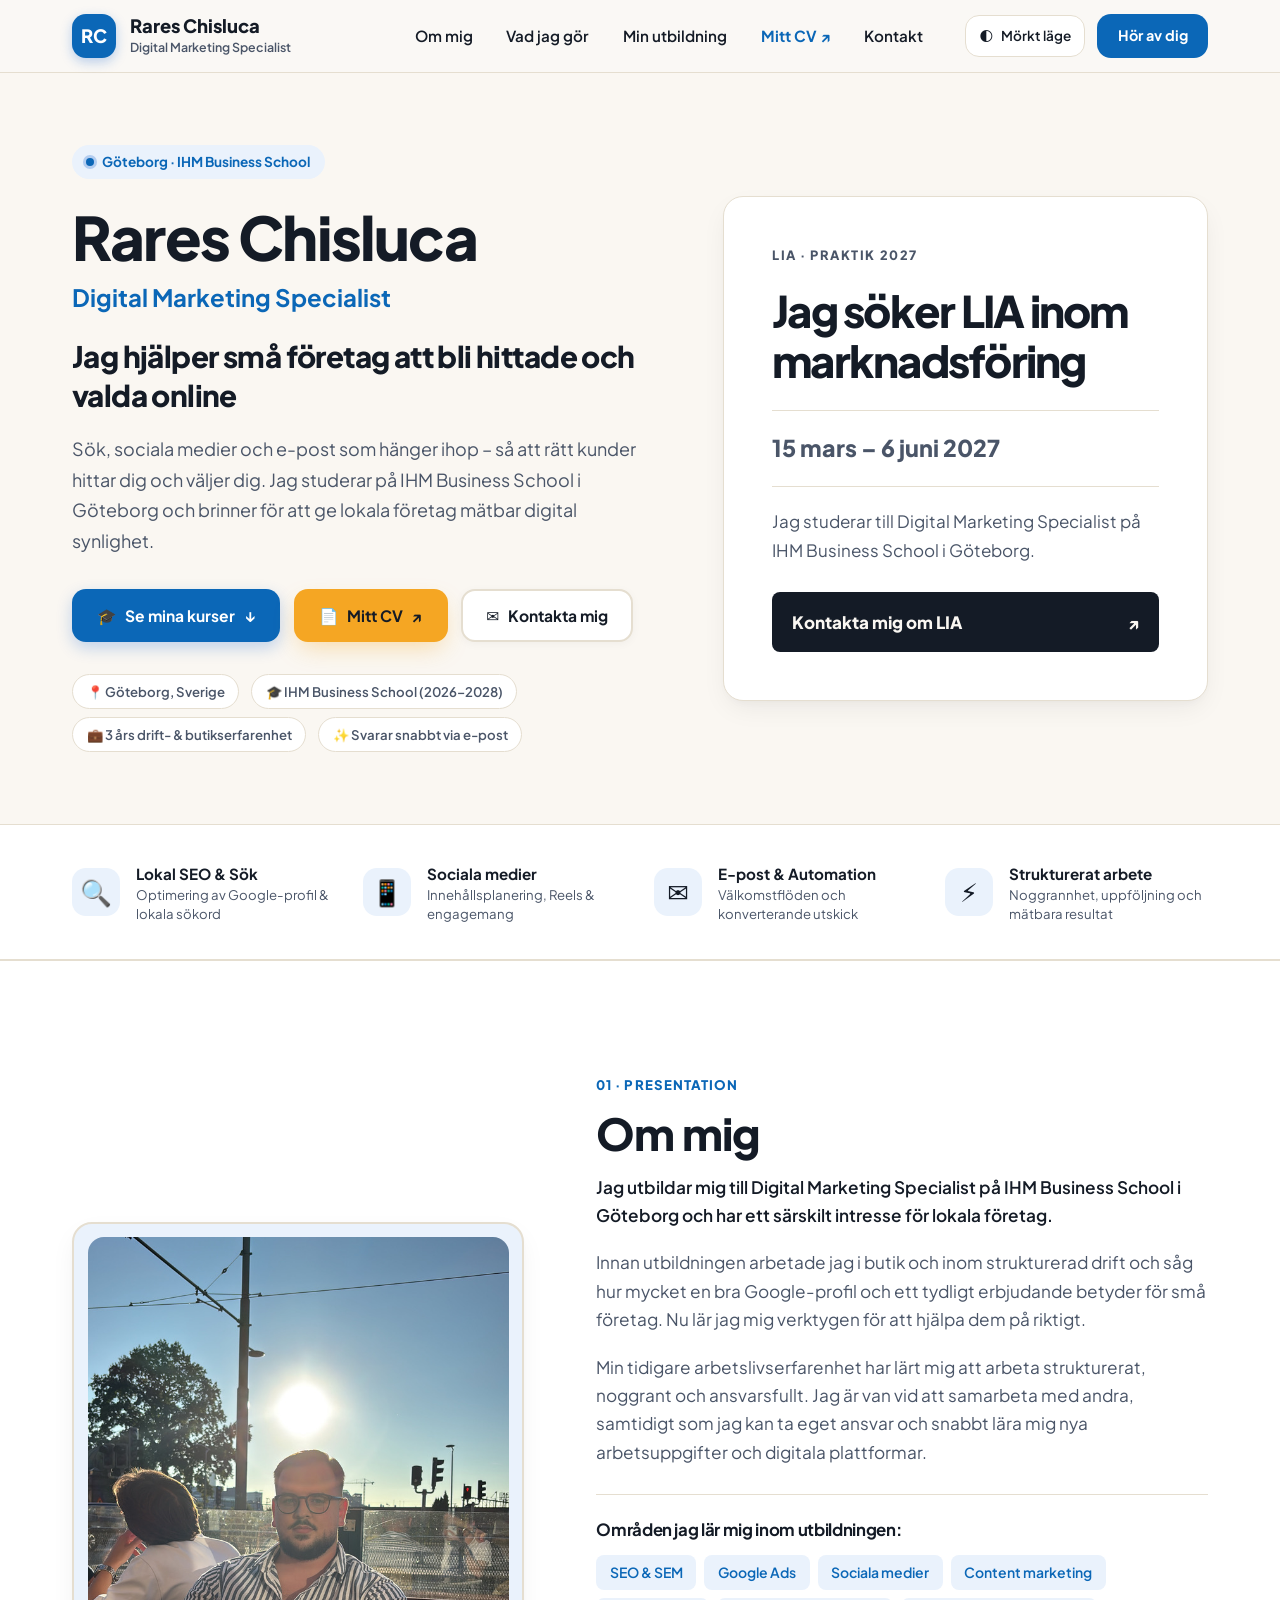
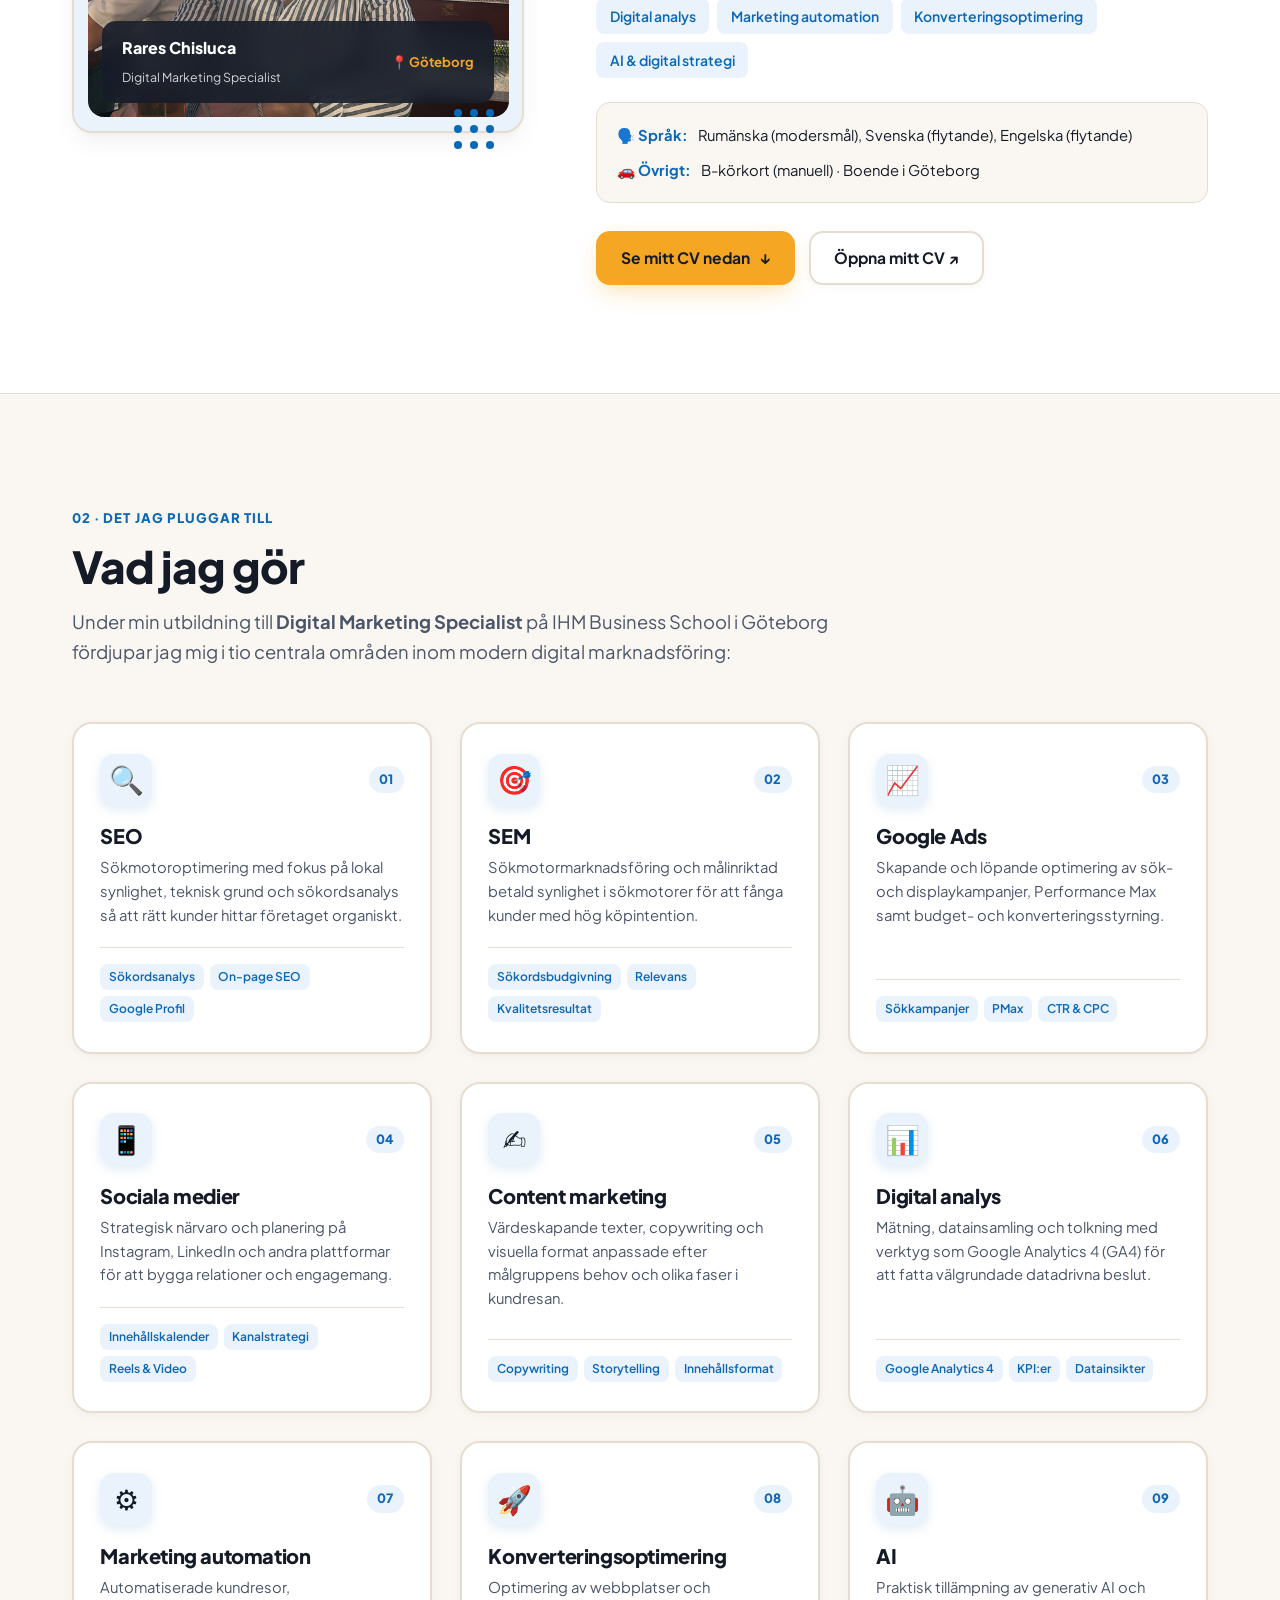
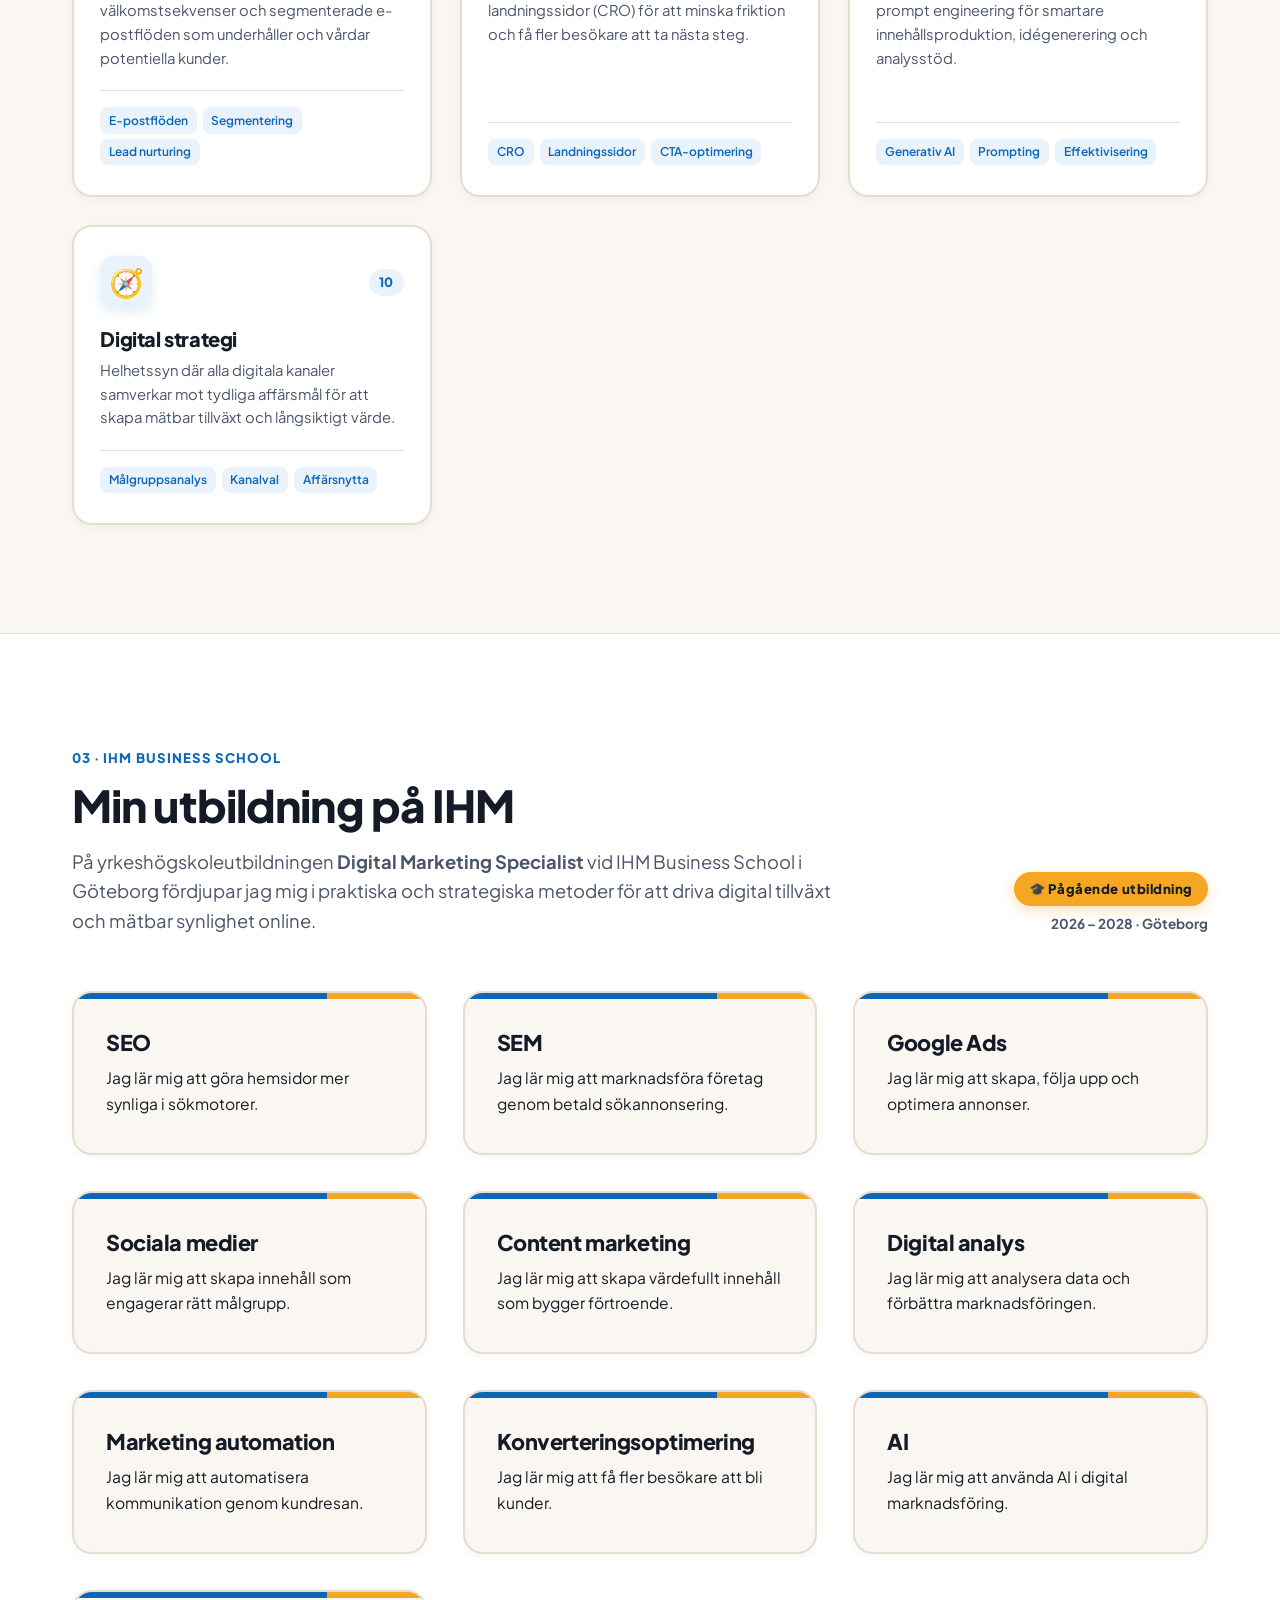
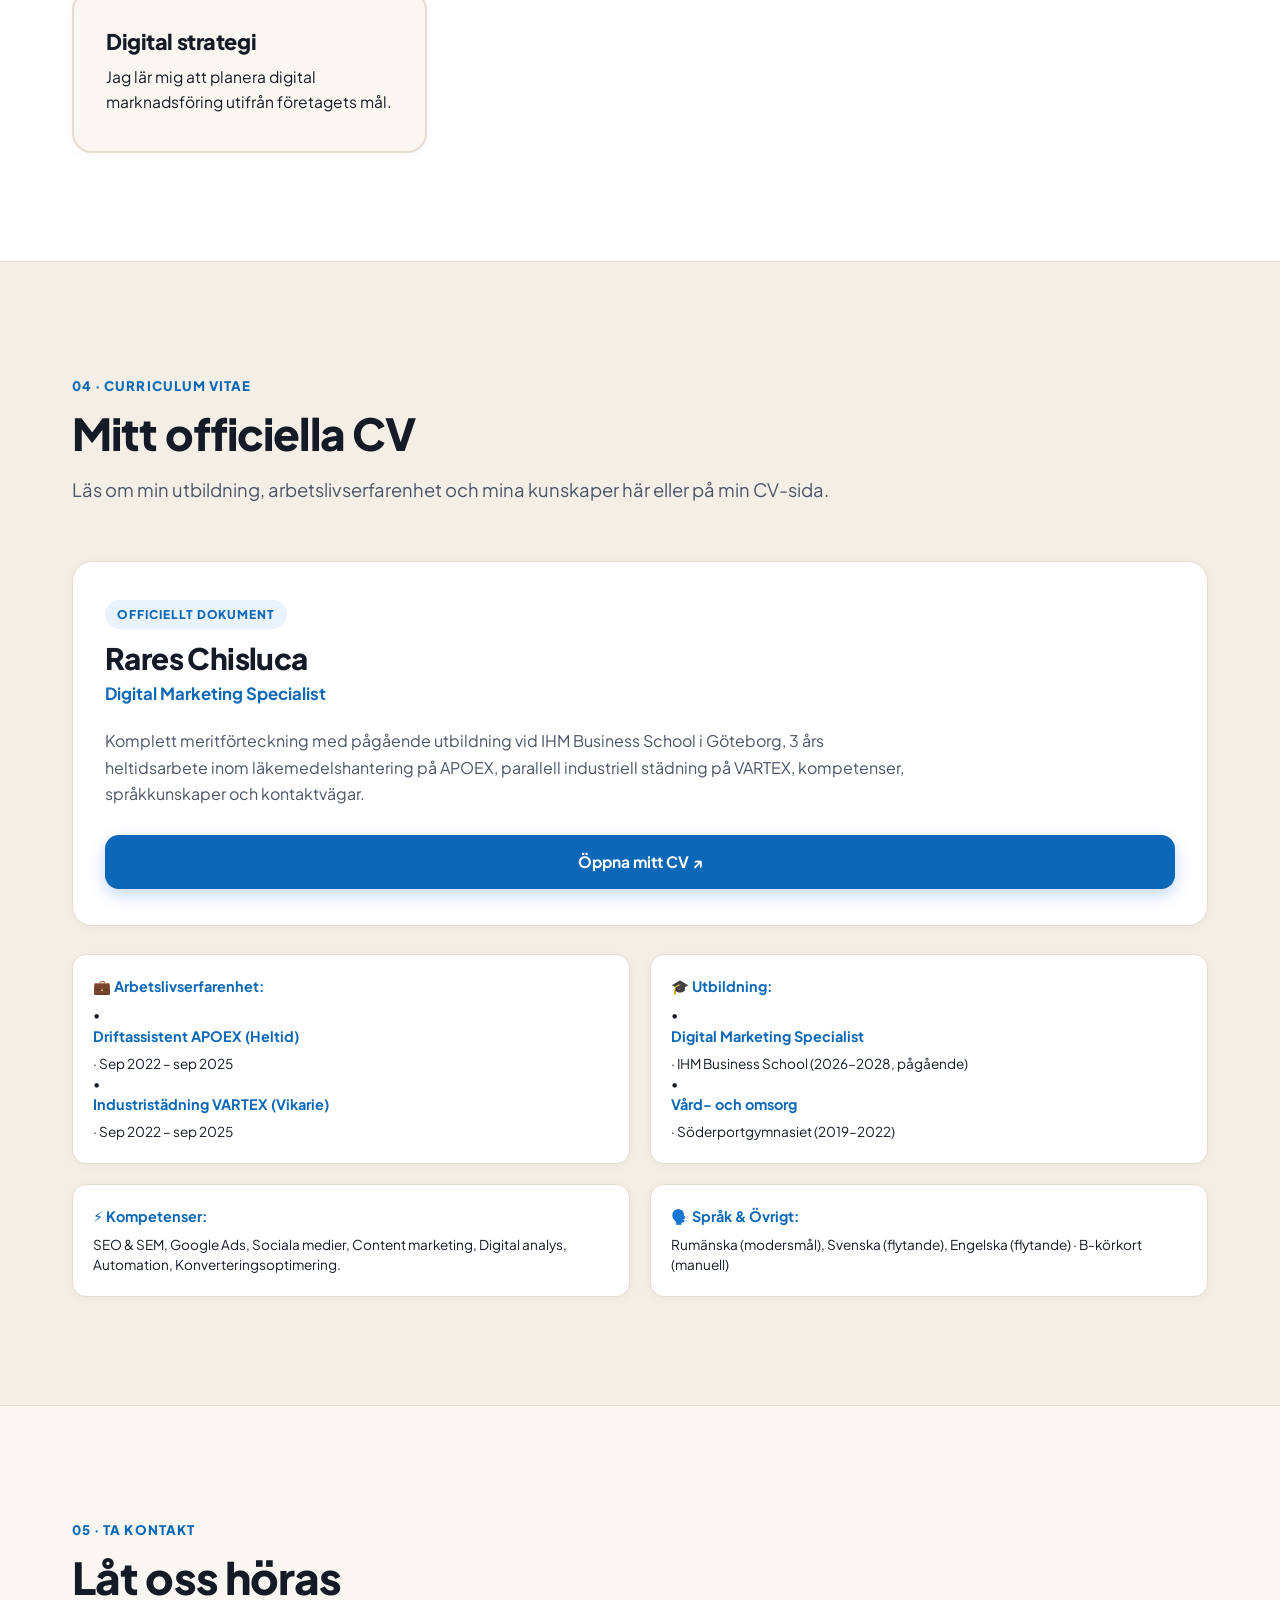
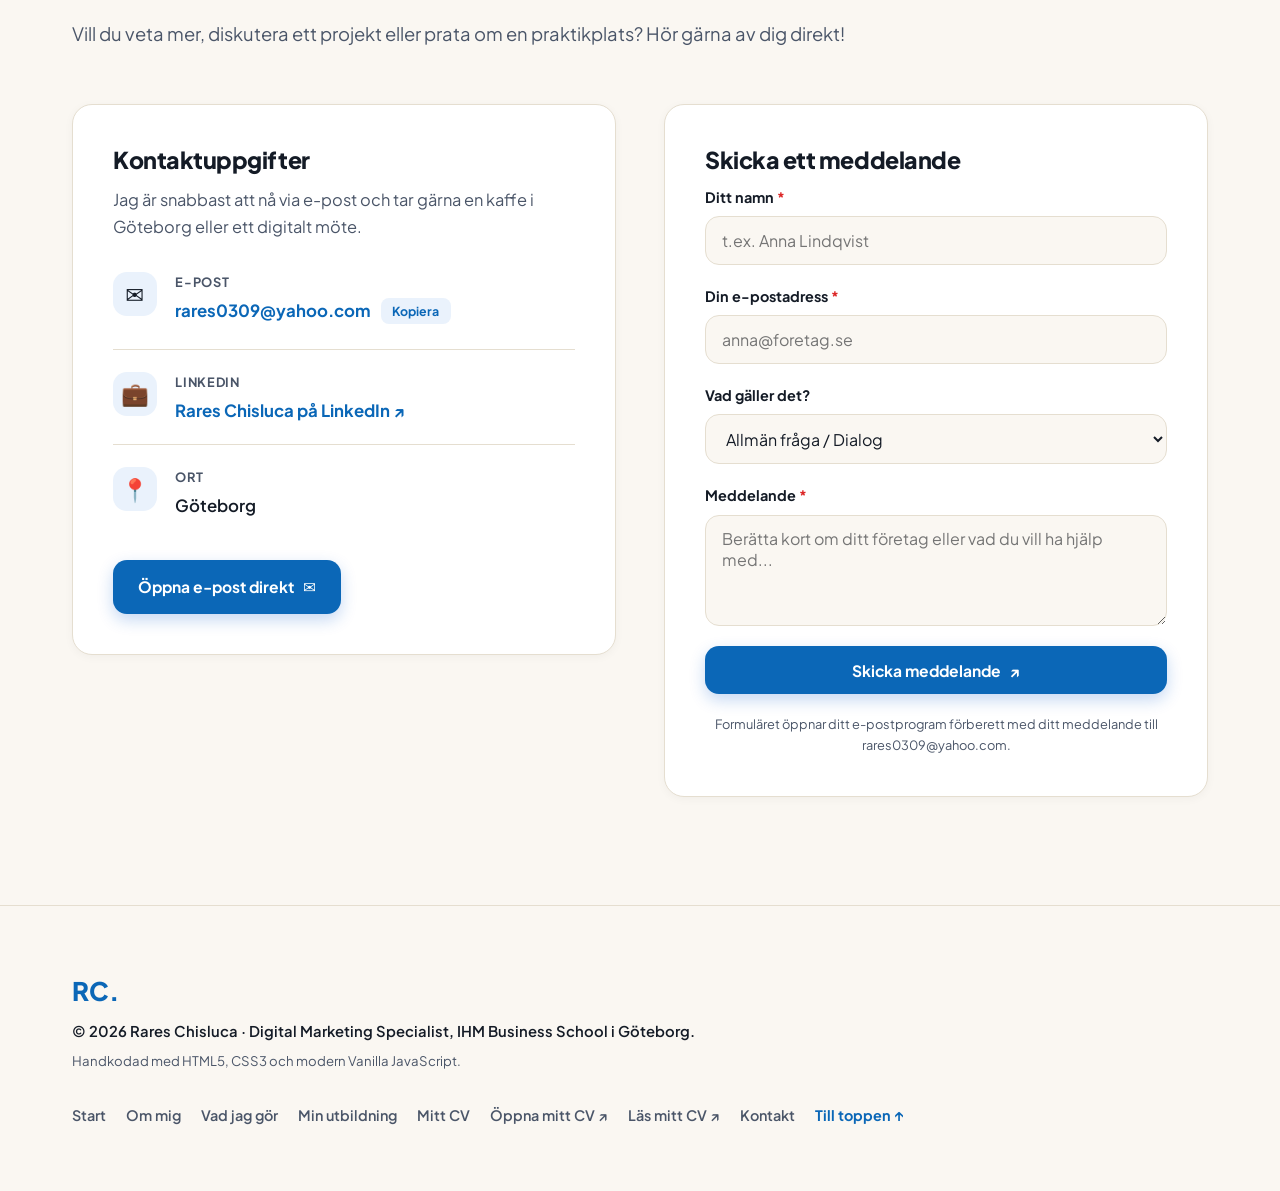
<file: index.html>
<!DOCTYPE html>
<html lang="sv">

<head>
    <meta charset="UTF-8">
    <meta name="viewport" content="width=device-width, initial-scale=1.0">
    <meta name="description"
        content="Rares Chisluca – Digital Marketing Specialist i Göteborg. Studerande på IHM Business School. Utforska min utbildning, tjänster inom SEO och sociala medier samt fullständigt CV.">
    <title>Rares Chisluca | Digital Marketing Specialist · Göteborg</title>

    <!-- Google Fonts för modern och läsbar typografi -->
    <link rel="preconnect" href="https://fonts.googleapis.com">
    <link rel="preconnect" href="https://fonts.gstatic.com" crossorigin>
    <link href="https://fonts.googleapis.com/css2?family=Plus+Jakarta+Sans:wght@400;500;600;700;800;900&display=swap"
        rel="stylesheet">

    <link rel="stylesheet" href="style.css">
    <script src="script.js" defer></script>
    <!-- Google Tag Manager -->
    <script>(function (w, d, s, l, i) {
            w[l] = w[l] || []; w[l].push({
                'gtm.start':
                    new Date().getTime(), event: 'gtm.js'
            }); var f = d.getElementsByTagName(s)[0],
                j = d.createElement(s), dl = l != 'dataLayer' ? '&l=' + l : ''; j.async = true; j.src =
                    'https://www.googletagmanager.com/gtm.js?id=' + i + dl; f.parentNode.insertBefore(j, f);
        })(window, document, 'script', 'dataLayer', 'GTM-KH7LFZ2H');</script>
    <!-- End Google Tag Manager -->
</head>

<body>
    <!-- Google Tag Manager (noscript) -->
    <noscript><iframe src="https://www.googletagmanager.com/ns.html?id=GTM-KH7LFZ2H" height="0" width="0"
            style="display:none;visibility:hidden"></iframe></noscript>
    <!-- End Google Tag Manager (noscript) -->
    <!-- Tillgänglighet: Hoppa direkt till innehållet -->
    <a href="#huvudinnehall" class="hoppa-till-innehall">Hoppa till huvudinnehållet</a>

    <!-- Sticky Header & Navigering med aktiv indikator -->
    <header class="sidhuvud" id="sidhuvud">
        <div class="behallare sidhuvud-innehall">
            <a href="#start" class="varumarke" aria-label="Rares Chisluca – Gå till startsidan">
                <span class="logo-symbol">RC</span>
                <span class="logo-text">
                    <span class="logo-namn">Rares Chisluca</span>
                    <span class="logo-titel">Digital Marketing Specialist</span>
                </span>
            </a>

            <!-- Hamburgarknapp för mobila skärmar -->
            <button class="mobilmeny-knapp" id="mobilmeny-knapp" aria-expanded="false" aria-controls="huvudnav"
                aria-label="Öppna navigationsmeny">
                <span class="hamburgare-linje"></span>
                <span class="hamburgare-linje"></span>
                <span class="hamburgare-linje"></span>
            </button>

            <!-- Huvudnavigering -->
            <nav class="huvudnav" id="huvudnav" aria-label="Huvudmeny">
                <ul class="nav-lista">
                    <li><a href="#om" class="nav-lank">Om mig</a></li>
                    <li><a href="#tjanster" class="nav-lank">Vad jag gör</a></li>
                    <li><a href="#utbildning" class="nav-lank">Min utbildning</a></li>
                    <li><a href="cv-hemsida/index.html" target="_blank" rel="noopener" class="nav-lank nav-lank-accent"
                            title="Öppna mitt CV">Mitt CV ↗</a></li>
                    <li><a href="#kontakt" class="nav-lank">Kontakt</a></li>
                </ul>

                <div class="nav-atgarder">
                    <!-- Temaväxlare -->
                    <button id="tema" class="tema-knapp" aria-label="Växla mellan mörkt och ljust läge">
                        <span class="tema-ikon" aria-hidden="true">🌓</span>
                        <span class="tema-text">Mörkt läge</span>
                    </button>
                    <!-- Snabbknapp för kontakt -->
                    <a href="#kontakt" class="knapp knapp-huvudmeny">Hör av dig</a>
                </div>
            </nav>
        </div>
    </header>

    <main id="huvudinnehall">
        <!-- ============================================================
             1 · FÖRSTA SKÄRMVYN / HERO: INTRO, HEADER-BILD OCH SYNLIGA KNAPPAR
             ============================================================ -->
        <section class="hero-sektion" id="start" aria-labelledby="hero-titel">
            <div class="behallare hero-innehall">
                <!-- Vänster kolumn: Introduktion & Primära knappar -->
                <div class="hero-textkolumn">
                    <div class="plats-badge">
                        <span class="plats-prick" aria-hidden="true"></span>
                        <span>Göteborg · IHM Business School</span>
                    </div>

                    <h1 id="hero-titel" class="hero-namn">Rares Chisluca</h1>
                    <p class="hero-roll">Digital Marketing Specialist</p>

                    <h2 class="hero-lofte">Jag hjälper små företag att bli hittade och valda online</h2>

                    <p class="hero-ingress">
                        Sök, sociala medier och e-post som hänger ihop – så att rätt kunder hittar dig och väljer dig.
                        Jag studerar på IHM Business School i Göteborg och brinner för att ge lokala företag mätbar
                        digital synlighet.
                    </p>

                    <!-- SYNLIGA KNAPPAR TILL UTBILDNING, CV OCH KONTAKT -->
                    <div class="hero-knappgrupp">
                        <a href="#utbildning" class="knapp knapp-primar">
                            <span class="knapp-ikon" aria-hidden="true">🎓</span>
                            <span>Se mina kurser</span>
                            <span class="pil-ned" aria-hidden="true">↓</span>
                        </a>
                        <a href="cv-hemsida/index.html" target="_blank" rel="noopener" class="knapp knapp-sekundar"
                            title="Öppna mitt CV">
                            <span class="knapp-ikon" aria-hidden="true">📄</span>
                            <span>Mitt CV</span>
                            <span class="extern-ikon" aria-hidden="true">↗</span>
                        </a>
                        <a href="#kontakt" class="knapp knapp-tredje">
                            <span class="knapp-ikon" aria-hidden="true">✉️</span>
                            <span>Kontakta mig</span>
                        </a>
                    </div>

                    <!-- Snabbstatus & Kärnfokus -->
                    <div class="hero-snabbfakta-chips">
                        <span class="chip">📍 Göteborg, Sverige</span>
                        <span class="chip">🎓 IHM Business School (2026–2028)</span>
                        <span class="chip">💼 3 års drift- &amp; butikserfarenhet</span>
                        <span class="chip">✨ Svarar snabbt via e-post</span>
                    </div>
                </div>

                <aside class="lia-kort" aria-labelledby="lia-titel">
                    <p class="lia-etikett">LIA · Praktik 2027</p>
                    <h2 id="lia-titel">Jag söker LIA inom marknadsföring</h2>
                    <p class="lia-period"><time datetime="2027-03-15">15 mars</time> – <time datetime="2027-06-06">6
                            juni 2027</time></p>
                    <p class="lia-text">Jag studerar till Digital Marketing Specialist på IHM Business School i
                        Göteborg.</p>
                    <a href="#kontakt" class="lia-kontakt">Kontakta mig om LIA <span aria-hidden="true">↗</span></a>
                </aside>
            </div>
        </section>

        <!-- ============================================================
             2 · SNABBÖVERSIKT / STATISTIKLISTA: LÄTT ATT HITTA INFO
             ============================================================ -->
        <section class="snabb-oversikt-bar" aria-label="Snabböversikt">
            <div class="behallare">
                <div class="snabb-oversikt-rutnat">
                    <div class="snabb-punkt">
                        <span class="snabb-ikon">🔍</span>
                        <div>
                            <strong>Lokal SEO &amp; Sök</strong>
                            <p>Optimering av Google-profil &amp; lokala sökord</p>
                        </div>
                    </div>
                    <div class="snabb-punkt">
                        <span class="snabb-ikon">📱</span>
                        <div>
                            <strong>Sociala medier</strong>
                            <p>Innehållsplanering, Reels &amp; engagemang</p>
                        </div>
                    </div>
                    <div class="snabb-punkt">
                        <span class="snabb-ikon">✉️</span>
                        <div>
                            <strong>E-post &amp; Automation</strong>
                            <p>Välkomstflöden och konverterande utskick</p>
                        </div>
                    </div>
                    <div class="snabb-punkt">
                        <span class="snabb-ikon">⚡</span>
                        <div>
                            <strong>Strukturerat arbete</strong>
                            <p>Noggrannhet, uppföljning och mätbara resultat</p>
                        </div>
                    </div>
                </div>
            </div>
        </section>

        <!-- ============================================================
             3 · OM MIG: BAKGRUND, PROFILBILD OCH KOMPETENSER
             ============================================================ -->
        <section class="sektion om-sektion" id="om" aria-labelledby="om-titel">
            <div class="behallare">
                <div class="om-grid">
                    <!-- Vänster: Profilbild på Rares Chisluca med geometriska accenter från header.png -->
                    <div class="om-bildkolumn">
                        <div class="om-portratt-ram">
                            <div class="om-geo-block-gul" aria-hidden="true"></div>
                            <div class="om-geo-cirkel-bla" aria-hidden="true"></div>
                            <div class="om-geo-punkter" aria-hidden="true">
                                <span></span><span></span><span></span>
                                <span></span><span></span><span></span>
                                <span></span><span></span><span></span>
                            </div>
                            <div class="om-geo-linjer" aria-hidden="true">
                                <span></span><span></span><span></span>
                            </div>
                            <img src="img/profil.jpg" alt="Porträtt av Rares Chisluca i Göteborg" width="665"
                                height="1182" class="om-profilbild" loading="lazy">
                            <div class="profil-bricka">
                                <div>
                                    <span class="profil-bricka-namn">Rares Chisluca</span>
                                    <span class="profil-bricka-titel">Digital Marketing Specialist</span>
                                </div>
                                <span class="profil-bricka-stad">📍 Göteborg</span>
                            </div>
                        </div>
                    </div>

                    <!-- Höger: Berättelse, bakgrund och kärnkompetenser -->
                    <div class="om-textkolumn">
                        <span class="sektions-etikett">01 · Presentation</span>
                        <h2 id="om-titel" class="sektions-rubrik">Om mig</h2>

                        <div class="brodtext">
                            <p class="ledtext">
                                Jag utbildar mig till Digital Marketing Specialist på IHM Business School i Göteborg och
                                har ett särskilt intresse för lokala företag.
                            </p>
                            <p>
                                Innan utbildningen arbetade jag i butik och inom strukturerad drift och såg hur mycket
                                en bra Google-profil och ett tydligt erbjudande betyder för små företag. Nu lär jag mig
                                verktygen för att hjälpa dem på riktigt.
                            </p>
                            <p>
                                Min tidigare arbetslivserfarenhet har lärt mig att arbeta strukturerat, noggrant och
                                ansvarsfullt. Jag är van vid att samarbeta med andra, samtidigt som jag kan ta eget
                                ansvar och snabbt lära mig nya arbetsuppgifter och digitala plattformar.
                            </p>
                        </div>

                        <!-- Färdigheter & Verktyg -->
                        <div class="kompetens-omrade">
                            <h3 class="del-rubrik">Områden jag lär mig inom utbildningen:</h3>
                            <ul class="taggar-lista" aria-label="Digitala marknadsföringskompetenser">
                                <li>SEO &amp; SEM</li>
                                <li>Google Ads</li>
                                <li>Sociala medier</li>
                                <li>Content marketing</li>
                                <li>Digital analys</li>
                                <li>Marketing automation</li>
                                <li>Konverteringsoptimering</li>
                                <li>AI &amp; digital strategi</li>
                            </ul>
                        </div>

                        <!-- Språk och personliga styrkor -->
                        <div class="snabb-fakta-kort">
                            <div class="fakta-kolumn">
                                <strong>🗣️ Språk:</strong>
                                <span>Rumänska (modersmål), Svenska (flytande), Engelska (flytande)</span>
                            </div>
                            <div class="fakta-kolumn">
                                <strong>🚗 Övrigt:</strong>
                                <span>B-körkort (manuell) · Boende i Göteborg</span>
                            </div>
                        </div>

                        <div class="om-lankar-rad">
                            <a href="#cv" class="knapp knapp-sekundar">
                                <span>Se mitt CV nedan</span>
                                <span aria-hidden="true">↓</span>
                            </a>
                            <a href="cv-hemsida/index.html" target="_blank" rel="noopener" class="knapp knapp-tredje"
                                title="Öppna mitt CVen i ny flik">
                                <span>Öppna mitt CV ↗</span>
                            </a>
                        </div>
                    </div>
                </div>
            </div>
        </section>

        <!-- ============================================================
             4 · VAD JAG GÖR / DET JAG PLUGGAR TILL: 10 FOKUSOMRÅDEN
             ============================================================ -->
        <section class="sektion tjanster-sektion" id="tjanster" aria-labelledby="tjanster-titel">
            <div class="behallare">
                <div class="sektions-huvud">
                    <span class="sektions-etikett">02 · Det jag pluggar till</span>
                    <h2 id="tjanster-titel" class="sektions-rubrik">Vad jag gör</h2>
                    <p class="sektions-ingress">
                        Under min utbildning till <strong>Digital Marketing Specialist</strong> på IHM Business School i
                        Göteborg fördjupar jag mig i tio centrala områden inom modern digital marknadsföring:
                    </p>
                </div>

                <div class="tjanster-rutnat">
                    <!-- 1. SEO -->
                    <article class="tjanstekort">
                        <div class="tjanste-topp">
                            <div class="tjanste-ikon" aria-hidden="true">🔍</div>
                            <span class="tjanste-nummer">01</span>
                        </div>
                        <h3 class="tjanste-titel">SEO</h3>
                        <p class="tjanste-beskrivning">
                            Sökmotoroptimering med fokus på lokal synlighet, teknisk grund och sökordsanalys så att rätt
                            kunder hittar företaget organiskt.
                        </p>
                        <div class="tjanste-taggar">
                            <span>Sökordsanalys</span>
                            <span>On-page SEO</span>
                            <span>Google Profil</span>
                        </div>
                    </article>

                    <!-- 2. SEM -->
                    <article class="tjanstekort">
                        <div class="tjanste-topp">
                            <div class="tjanste-ikon" aria-hidden="true">🎯</div>
                            <span class="tjanste-nummer">02</span>
                        </div>
                        <h3 class="tjanste-titel">SEM</h3>
                        <p class="tjanste-beskrivning">
                            Sökmotormarknadsföring och målinriktad betald synlighet i sökmotorer för att fånga kunder
                            med hög köpintention.
                        </p>
                        <div class="tjanste-taggar">
                            <span>Sökordsbudgivning</span>
                            <span>Relevans</span>
                            <span>Kvalitetsresultat</span>
                        </div>
                    </article>

                    <!-- 3. Google Ads -->
                    <article class="tjanstekort">
                        <div class="tjanste-topp">
                            <div class="tjanste-ikon" aria-hidden="true">📈</div>
                            <span class="tjanste-nummer">03</span>
                        </div>
                        <h3 class="tjanste-titel">Google Ads</h3>
                        <p class="tjanste-beskrivning">
                            Skapande och löpande optimering av sök- och displaykampanjer, Performance Max samt budget-
                            och konverteringsstyrning.
                        </p>
                        <div class="tjanste-taggar">
                            <span>Sökkampanjer</span>
                            <span>PMax</span>
                            <span>CTR &amp; CPC</span>
                        </div>
                    </article>

                    <!-- 4. Sociala medier -->
                    <article class="tjanstekort">
                        <div class="tjanste-topp">
                            <div class="tjanste-ikon" aria-hidden="true">📱</div>
                            <span class="tjanste-nummer">04</span>
                        </div>
                        <h3 class="tjanste-titel">Sociala medier</h3>
                        <p class="tjanste-beskrivning">
                            Strategisk närvaro och planering på Instagram, LinkedIn och andra plattformar för att bygga
                            relationer och engagemang.
                        </p>
                        <div class="tjanste-taggar">
                            <span>Innehållskalender</span>
                            <span>Kanalstrategi</span>
                            <span>Reels &amp; Video</span>
                        </div>
                    </article>

                    <!-- 5. Content marketing -->
                    <article class="tjanstekort">
                        <div class="tjanste-topp">
                            <div class="tjanste-ikon" aria-hidden="true">✍️</div>
                            <span class="tjanste-nummer">05</span>
                        </div>
                        <h3 class="tjanste-titel">Content marketing</h3>
                        <p class="tjanste-beskrivning">
                            Värdeskapande texter, copywriting och visuella format anpassade efter målgruppens behov och
                            olika faser i kundresan.
                        </p>
                        <div class="tjanste-taggar">
                            <span>Copywriting</span>
                            <span>Storytelling</span>
                            <span>Innehållsformat</span>
                        </div>
                    </article>

                    <!-- 6. Digital analys -->
                    <article class="tjanstekort">
                        <div class="tjanste-topp">
                            <div class="tjanste-ikon" aria-hidden="true">📊</div>
                            <span class="tjanste-nummer">06</span>
                        </div>
                        <h3 class="tjanste-titel">Digital analys</h3>
                        <p class="tjanste-beskrivning">
                            Mätning, datainsamling och tolkning med verktyg som Google Analytics 4 (GA4) för att fatta
                            välgrundade datadrivna beslut.
                        </p>
                        <div class="tjanste-taggar">
                            <span>Google Analytics 4</span>
                            <span>KPI:er</span>
                            <span>Datainsikter</span>
                        </div>
                    </article>

                    <!-- 7. Marketing automation -->
                    <article class="tjanstekort">
                        <div class="tjanste-topp">
                            <div class="tjanste-ikon" aria-hidden="true">⚙️</div>
                            <span class="tjanste-nummer">07</span>
                        </div>
                        <h3 class="tjanste-titel">Marketing automation</h3>
                        <p class="tjanste-beskrivning">
                            Automatiserade kundresor, välkomstsekvenser och segmenterade e-postflöden som underhåller
                            och vårdar potentiella kunder.
                        </p>
                        <div class="tjanste-taggar">
                            <span>E-postflöden</span>
                            <span>Segmentering</span>
                            <span>Lead nurturing</span>
                        </div>
                    </article>

                    <!-- 8. Konverteringsoptimering -->
                    <article class="tjanstekort">
                        <div class="tjanste-topp">
                            <div class="tjanste-ikon" aria-hidden="true">🚀</div>
                            <span class="tjanste-nummer">08</span>
                        </div>
                        <h3 class="tjanste-titel">Konverteringsoptimering</h3>
                        <p class="tjanste-beskrivning">
                            Optimering av webbplatser och landningssidor (CRO) för att minska friktion och få fler
                            besökare att ta nästa steg.
                        </p>
                        <div class="tjanste-taggar">
                            <span>CRO</span>
                            <span>Landningssidor</span>
                            <span>CTA-optimering</span>
                        </div>
                    </article>

                    <!-- 9. AI inom marknadsföring -->
                    <article class="tjanstekort">
                        <div class="tjanste-topp">
                            <div class="tjanste-ikon" aria-hidden="true">🤖</div>
                            <span class="tjanste-nummer">09</span>
                        </div>
                        <h3 class="tjanste-titel">AI</h3>
                        <p class="tjanste-beskrivning">
                            Praktisk tillämpning av generativ AI och prompt engineering för smartare
                            innehållsproduktion, idégenerering och analysstöd.
                        </p>
                        <div class="tjanste-taggar">
                            <span>Generativ AI</span>
                            <span>Prompting</span>
                            <span>Effektivisering</span>
                        </div>
                    </article>

                    <!-- 10. Digital strategi -->
                    <article class="tjanstekort">
                        <div class="tjanste-topp">
                            <div class="tjanste-ikon" aria-hidden="true">🧭</div>
                            <span class="tjanste-nummer">10</span>
                        </div>
                        <h3 class="tjanste-titel">Digital strategi</h3>
                        <p class="tjanste-beskrivning">
                            Helhetssyn där alla digitala kanaler samverkar mot tydliga affärsmål för att skapa mätbar
                            tillväxt och långsiktigt värde.
                        </p>
                        <div class="tjanste-taggar">
                            <span>Målgruppsanalys</span>
                            <span>Kanalval</span>
                            <span>Affärsnytta</span>
                        </div>
                    </article>
                </div>
            </div>
        </section>

        <!-- ============================================================
             5 · MIN UTBILDNING PÅ IHM: DIGITAL MARKETING SPECIALIST
             ============================================================ -->
        <section class="sektion utbildning-sektion" id="utbildning" aria-labelledby="utbildning-titel">
            <div class="behallare">
                <div class="sektions-huvud sektions-huvud-utbildning">
                    <div class="sektions-huvud-flex">
                        <div>
                            <span class="sektions-etikett">03 · IHM Business School</span>
                            <h2 id="utbildning-titel" class="sektions-rubrik">Min utbildning på IHM</h2>
                            <p class="sektions-ingress">
                                På yrkeshögskoleutbildningen <strong>Digital Marketing Specialist</strong> vid IHM
                                Business School i Göteborg fördjupar jag mig i praktiska och strategiska metoder för att
                                driva digital tillväxt och mätbar synlighet online.
                            </p>
                        </div>
                        <div class="ihm-badge-ram">
                            <span class="ihm-status-badge">🎓 Pågående utbildning</span>
                            <span class="ihm-ar-badge">2026 – 2028 · Göteborg</span>
                        </div>
                    </div>
                </div>

                <ul class="utbildning-rutnat kurslista" id="kurser-rutnat">
                    <li class="kurs-kort">
                        <h3 class="kurs-rubrik">SEO</h3>
                        <p class="kurs-beskrivning">Jag lär mig att göra hemsidor mer synliga i sökmotorer.</p>
                    </li>
                    <li class="kurs-kort">
                        <h3 class="kurs-rubrik">SEM</h3>
                        <p class="kurs-beskrivning">Jag lär mig att marknadsföra företag genom betald sökannonsering.
                        </p>
                    </li>
                    <li class="kurs-kort">
                        <h3 class="kurs-rubrik">Google Ads</h3>
                        <p class="kurs-beskrivning">Jag lär mig att skapa, följa upp och optimera annonser.</p>
                    </li>
                    <li class="kurs-kort">
                        <h3 class="kurs-rubrik">Sociala medier</h3>
                        <p class="kurs-beskrivning">Jag lär mig att skapa innehåll som engagerar rätt målgrupp.</p>
                    </li>
                    <li class="kurs-kort">
                        <h3 class="kurs-rubrik">Content marketing</h3>
                        <p class="kurs-beskrivning">Jag lär mig att skapa värdefullt innehåll som bygger förtroende.</p>
                    </li>
                    <li class="kurs-kort">
                        <h3 class="kurs-rubrik">Digital analys</h3>
                        <p class="kurs-beskrivning">Jag lär mig att analysera data och förbättra marknadsföringen.</p>
                    </li>
                    <li class="kurs-kort">
                        <h3 class="kurs-rubrik">Marketing automation</h3>
                        <p class="kurs-beskrivning">Jag lär mig att automatisera kommunikation genom kundresan.</p>
                    </li>
                    <li class="kurs-kort">
                        <h3 class="kurs-rubrik">Konverteringsoptimering</h3>
                        <p class="kurs-beskrivning">Jag lär mig att få fler besökare att bli kunder.</p>
                    </li>
                    <li class="kurs-kort">
                        <h3 class="kurs-rubrik">AI</h3>
                        <p class="kurs-beskrivning">Jag lär mig att använda AI i digital marknadsföring.</p>
                    </li>
                    <li class="kurs-kort">
                        <h3 class="kurs-rubrik">Digital strategi</h3>
                        <p class="kurs-beskrivning">Jag lär mig att planera digital marknadsföring utifrån företagets
                            mål.</p>
                    </li>
                </ul>
            </div>
        </section>

        <!-- ============================================================
             6 · MITT CV & ERFARENHET: INTEGRERAT, TYDLIGT OCH LÄTTILLGÄNGLIGT
             ============================================================ -->
        <!-- ============================================================
             6 · MITT CV & ERFARENHET: DET OFFICIELLA CV:T MED DIREKTLÄNK
             ============================================================ -->
        <section class="sektion cv-sektion" id="cv" aria-labelledby="cv-titel">
            <div class="behallare">
                <div class="sektions-huvud">
                    <span class="sektions-etikett">04 · Curriculum Vitae</span>
                    <h2 id="cv-titel" class="sektions-rubrik">Mitt officiella CV</h2>
                    <p class="sektions-ingress">
                        Läs om min utbildning, arbetslivserfarenhet och mina kunskaper här eller på min CV-sida.
                    </p>
                </div>

                <div class="cv-visning-container">
                    <!-- Höger: Handlingsknappar och strukturerad meritförteckning -->
                    <div class="cv-info-kolumn">
                        <div class="cv-snabb-panel">
                            <div class="cv-panel-header">
                                <span class="cv-status-tagg">Officiellt dokument</span>
                                <h3 class="cv-panel-namn">Rares Chisluca</h3>
                                <p class="cv-panel-roll">Digital Marketing Specialist</p>
                            </div>

                            <p class="cv-panel-beskrivning">
                                Komplett meritförteckning med pågående utbildning vid IHM Business School i Göteborg, 3
                                års heltidsarbete inom läkemedelshantering på APOEX, parallell industriell städning på
                                VARTEX, kompetenser, språkkunskaper och kontaktvägar.
                            </p>

                            <div class="cv-knapp-grupp">
                                <a href="cv-hemsida/index.html" class="knapp knapp-primar knapp-fullbredd">Öppna mitt CV
                                    ↗</a>
                            </div>
                        </div>

                        <!-- Snabböversikt direkt från CV:t -->
                        <div class="cv-fakta-grid">
                            <div class="cv-fakta-post">
                                <strong>💼 Arbetslivserfarenhet:</strong>
                                <p>• <strong>Driftassistent APOEX (Heltid)</strong> · Sep 2022 – sep 2025<br>
                                    • <strong>Industristädning VARTEX (Vikarie)</strong> · Sep 2022 – sep 2025</p>
                            </div>
                            <div class="cv-fakta-post">
                                <strong>🎓 Utbildning:</strong>
                                <p>• <strong>Digital Marketing Specialist</strong> · IHM Business School (2026–2028,
                                    pågående)<br>
                                    • <strong>Vård- och omsorg</strong> · Söderportgymnasiet (2019–2022)</p>
                            </div>
                            <div class="cv-fakta-post">
                                <strong>⚡ Kompetenser:</strong>
                                <p>SEO &amp; SEM, Google Ads, Sociala medier, Content marketing, Digital analys,
                                    Automation, Konverteringsoptimering.</p>
                            </div>
                            <div class="cv-fakta-post">
                                <strong>🗣️ Språk &amp; Övrigt:</strong>
                                <p>Rumänska (modersmål), Svenska (flytande), Engelska (flytande) · B-körkort (manuell)
                                </p>
                            </div>
                        </div>
                    </div>
                </div>
            </div>
        </section>

        <!-- ============================================================
             7 · KONTAKT: DIREKTUPPGIFTER, E-POSTKOPIERING & FORMULÄR
             ============================================================ -->
        <section class="sektion kontakt-sektion" id="kontakt" aria-labelledby="kontakt-titel">
            <div class="behallare">
                <div class="sektions-huvud">
                    <span class="sektions-etikett">05 · Ta kontakt</span>
                    <h2 id="kontakt-titel" class="sektions-rubrik">Låt oss höras</h2>
                    <p class="sektions-ingress">
                        Vill du veta mer, diskutera ett projekt eller prata om en praktikplats? Hör gärna av dig direkt!
                    </p>
                </div>

                <div class="kontakt-grid">
                    <!-- Vänster: Kontaktuppgifter med 1-klick-kopiering -->
                    <div class="kontakt-info-kort">
                        <h3 class="kontakt-del-rubrik">Kontaktuppgifter</h3>
                        <p class="kontakt-intro">
                            Jag är snabbast att nå via e-post och tar gärna en kaffe i Göteborg eller ett
                            digitalt möte.
                        </p>

                        <div class="kontakt-uppgifter-lista">
                            <!-- E-post -->
                            <div class="kontakt-rad">
                                <div class="kontakt-rad-ikon" aria-hidden="true">✉️</div>
                                <div class="kontakt-rad-text">
                                    <span class="kontakt-rad-etikett">E-post</span>
                                    <div class="epost-kopiera-wrapper">
                                        <a href="mailto:rares0309@yahoo.com" class="kontakt-lank"
                                            id="epost-lank">rares0309@yahoo.com</a>
                                        <button type="button" class="kopiera-knapp" id="kopiera-epost"
                                            title="Kopiera e-postadress" aria-label="Kopiera e-postadress">
                                            Kopiera
                                        </button>
                                    </div>
                                    <span class="kopiera-status" id="kopiera-status" aria-live="polite"></span>
                                </div>
                            </div>

                            <!-- LinkedIn -->
                            <div class="kontakt-rad">
                                <div class="kontakt-rad-ikon" aria-hidden="true">💼</div>
                                <div class="kontakt-rad-text">
                                    <span class="kontakt-rad-etikett">LinkedIn</span>
                                    <a href="https://www.linkedin.com/" target="_blank" rel="noopener noreferrer"
                                        class="kontakt-lank">
                                        Rares Chisluca på LinkedIn <span class="extern-ikon" aria-hidden="true">↗</span>
                                    </a>
                                </div>
                            </div>

                            <!-- Plats -->
                            <div class="kontakt-rad">
                                <div class="kontakt-rad-ikon" aria-hidden="true">📍</div>
                                <div class="kontakt-rad-text">
                                    <span class="kontakt-rad-etikett">Ort</span>
                                    <span class="kontakt-vanlig-text">Göteborg</span>
                                </div>
                            </div>
                        </div>

                        <!-- Snabb action bar -->
                        <div class="kontakt-snabb-knappar">
                            <a href="mailto:rares0309@yahoo.com?subject=Kontakt%20fr%C3%A5n%20hemsidan"
                                class="knapp knapp-primar">
                                <span>Öppna e-post direkt</span>
                                <span aria-hidden="true">✉</span>
                            </a>
                        </div>
                    </div>

                    <!-- Höger: Enkelt och funktionellt kontaktformulär -->
                    <div class="kontakt-formular-kort">
                        <h3 class="kontakt-del-rubrik">Skicka ett meddelande</h3>
                        <form id="kontakt-formular" class="kontakt-formular" action="mailto:rares0309@yahoo.com"
                            method="GET" enctype="text/plain">
                            <div class="formular-grupp">
                                <label for="namn">Ditt namn <span class="krav">*</span></label>
                                <input type="text" id="namn" name="namn" required placeholder="t.ex. Anna Lindqvist">
                            </div>

                            <div class="formular-grupp">
                                <label for="epost">Din e-postadress <span class="krav">*</span></label>
                                <input type="email" id="epost" name="epost" required placeholder="anna@foretag.se">
                            </div>

                            <div class="formular-grupp">
                                <label for="amne">Vad gäller det?</label>
                                <select id="amne" name="amne" class="formular-val">
                                    <option value="Allmän fråga">Allmän fråga / Dialog</option>
                                    <option value="Lokal SEO & Google">Lokal SEO &amp; Google-profil</option>
                                    <option value="Sociala medier">Sociala medier &amp; Content</option>
                                    <option value="E-postmarknadsföring">E-postmarknadsföring</option>
                                    <option value="Praktik / Samarbete">Praktik / Samarbete</option>
                                </select>
                            </div>

                            <div class="formular-grupp">
                                <label for="meddelande">Meddelande <span class="krav">*</span></label>
                                <textarea id="meddelande" name="meddelande" rows="4" required
                                    placeholder="Berätta kort om ditt företag eller vad du vill ha hjälp med..."></textarea>
                            </div>

                            <button type="submit" class="knapp knapp-primar knapp-fullbredd">
                                <span>Skicka meddelande</span>
                                <span aria-hidden="true">↗</span>
                            </button>
                            <p class="formular-hjalp">Formuläret öppnar ditt e-postprogram förberett med ditt meddelande
                                till rares0309@yahoo.com.</p>
                            <div id="formular-status" class="formular-status" aria-live="polite"></div>
                        </form>
                    </div>
                </div>
            </div>
        </section>
    </main>

    <!-- Flytande Till-toppen knapp som visas vid scroll -->
    <button id="till-toppen-knapp" class="till-toppen-flytande" aria-label="Tillbaka till toppen" title="Till toppen">
        ↑
    </button>

    <!-- Sidfot -->
    <footer class="sidfot">
        <div class="behallare sidfot-innehall">
            <div class="sidfot-brand">
                <span class="sidfot-logo">RC.</span>
                <p class="sidfot-text">
                    © 2026 Rares Chisluca · Digital Marketing Specialist, IHM Business School i Göteborg.
                </p>
                <p class="sidfot-sub">Handkodad med HTML5, CSS3 och modern Vanilla JavaScript.</p>
            </div>

            <nav class="sidfot-nav" aria-label="Sidfotsmeny">
                <a href="#start">Start</a>
                <a href="#om">Om mig</a>
                <a href="#tjanster">Vad jag gör</a>
                <a href="#utbildning">Min utbildning</a>
                <a href="#cv">Mitt CV</a>
                <a href="cv-hemsida/index.html" target="_blank" rel="noopener">Öppna mitt CV ↗</a>
                <a href="cv-hemsida/index.html" target="_blank" rel="noopener">Läs mitt CV ↗</a>
                <a href="#kontakt">Kontakt</a>
                <a href="#sidhuvud" class="sidfot-till-toppen">Till toppen ↑</a>
            </nav>
        </div>
    </footer>
</body>

</html>
</file>
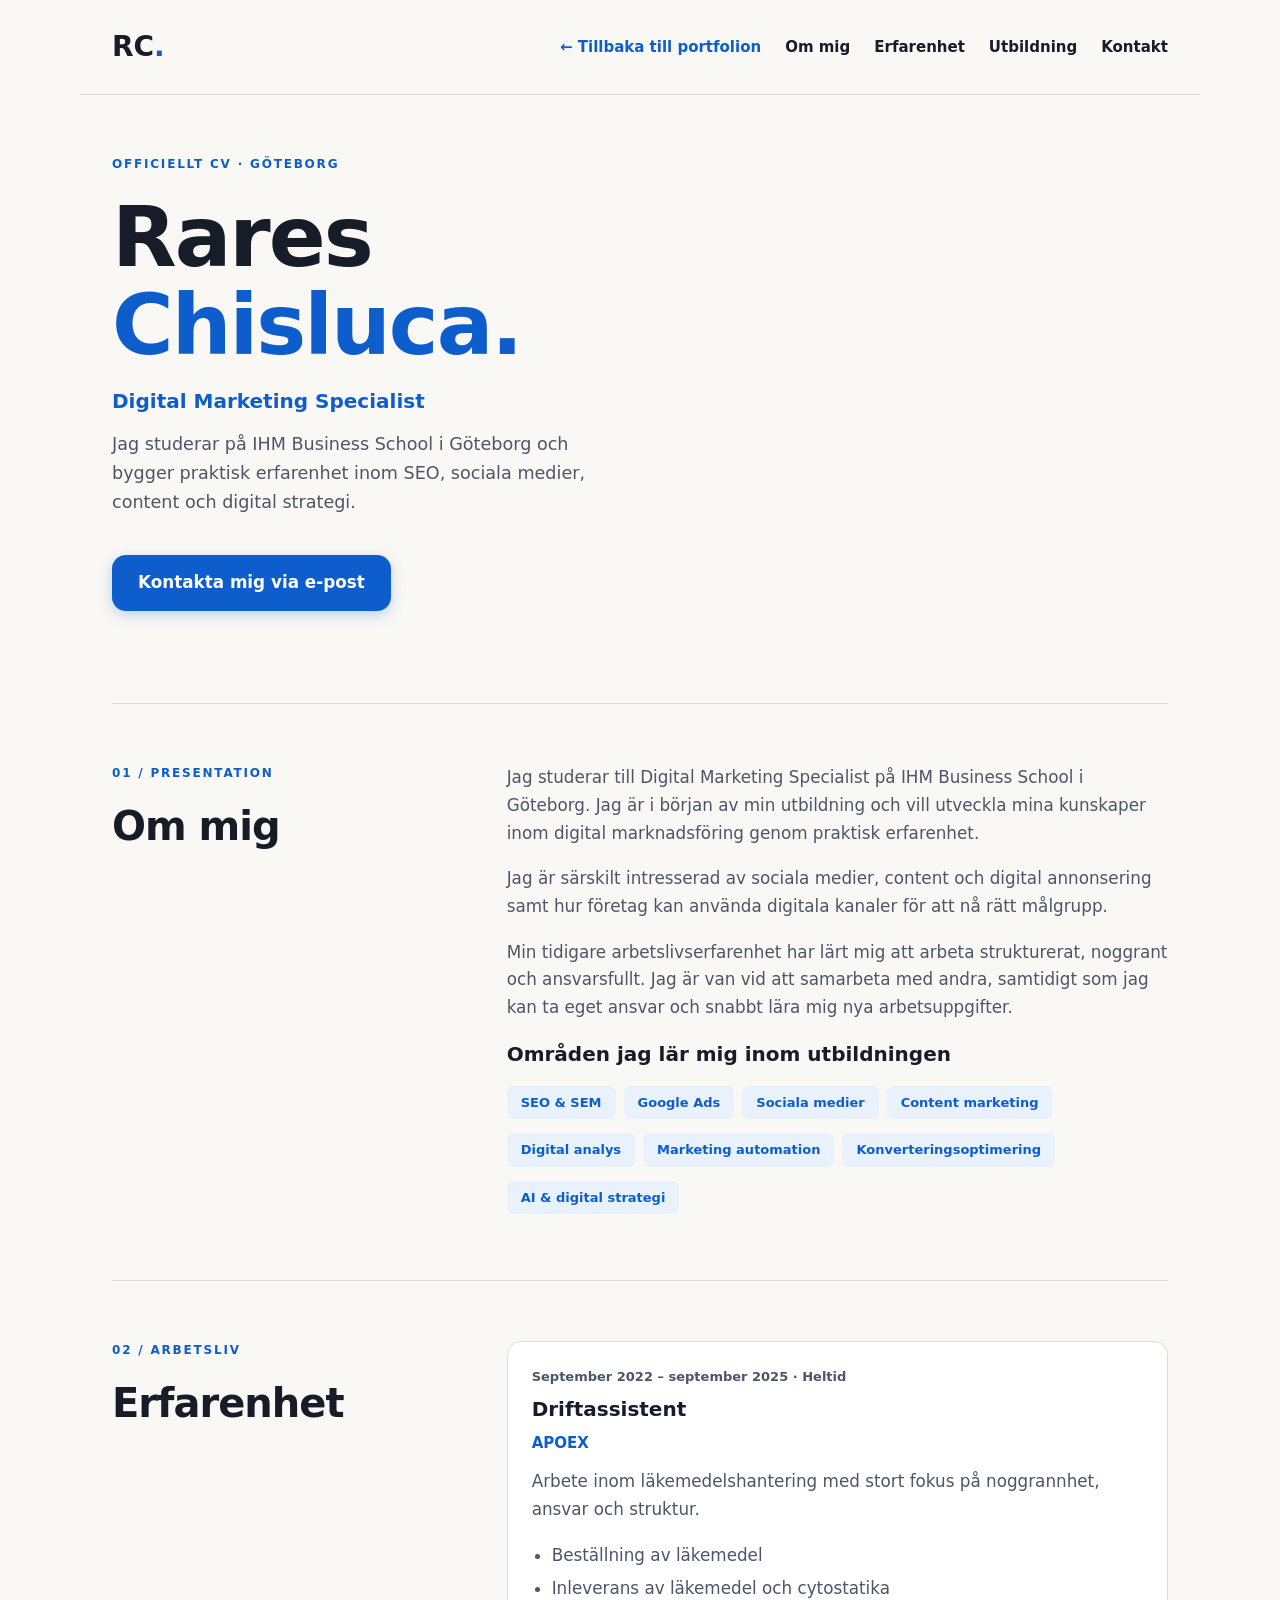
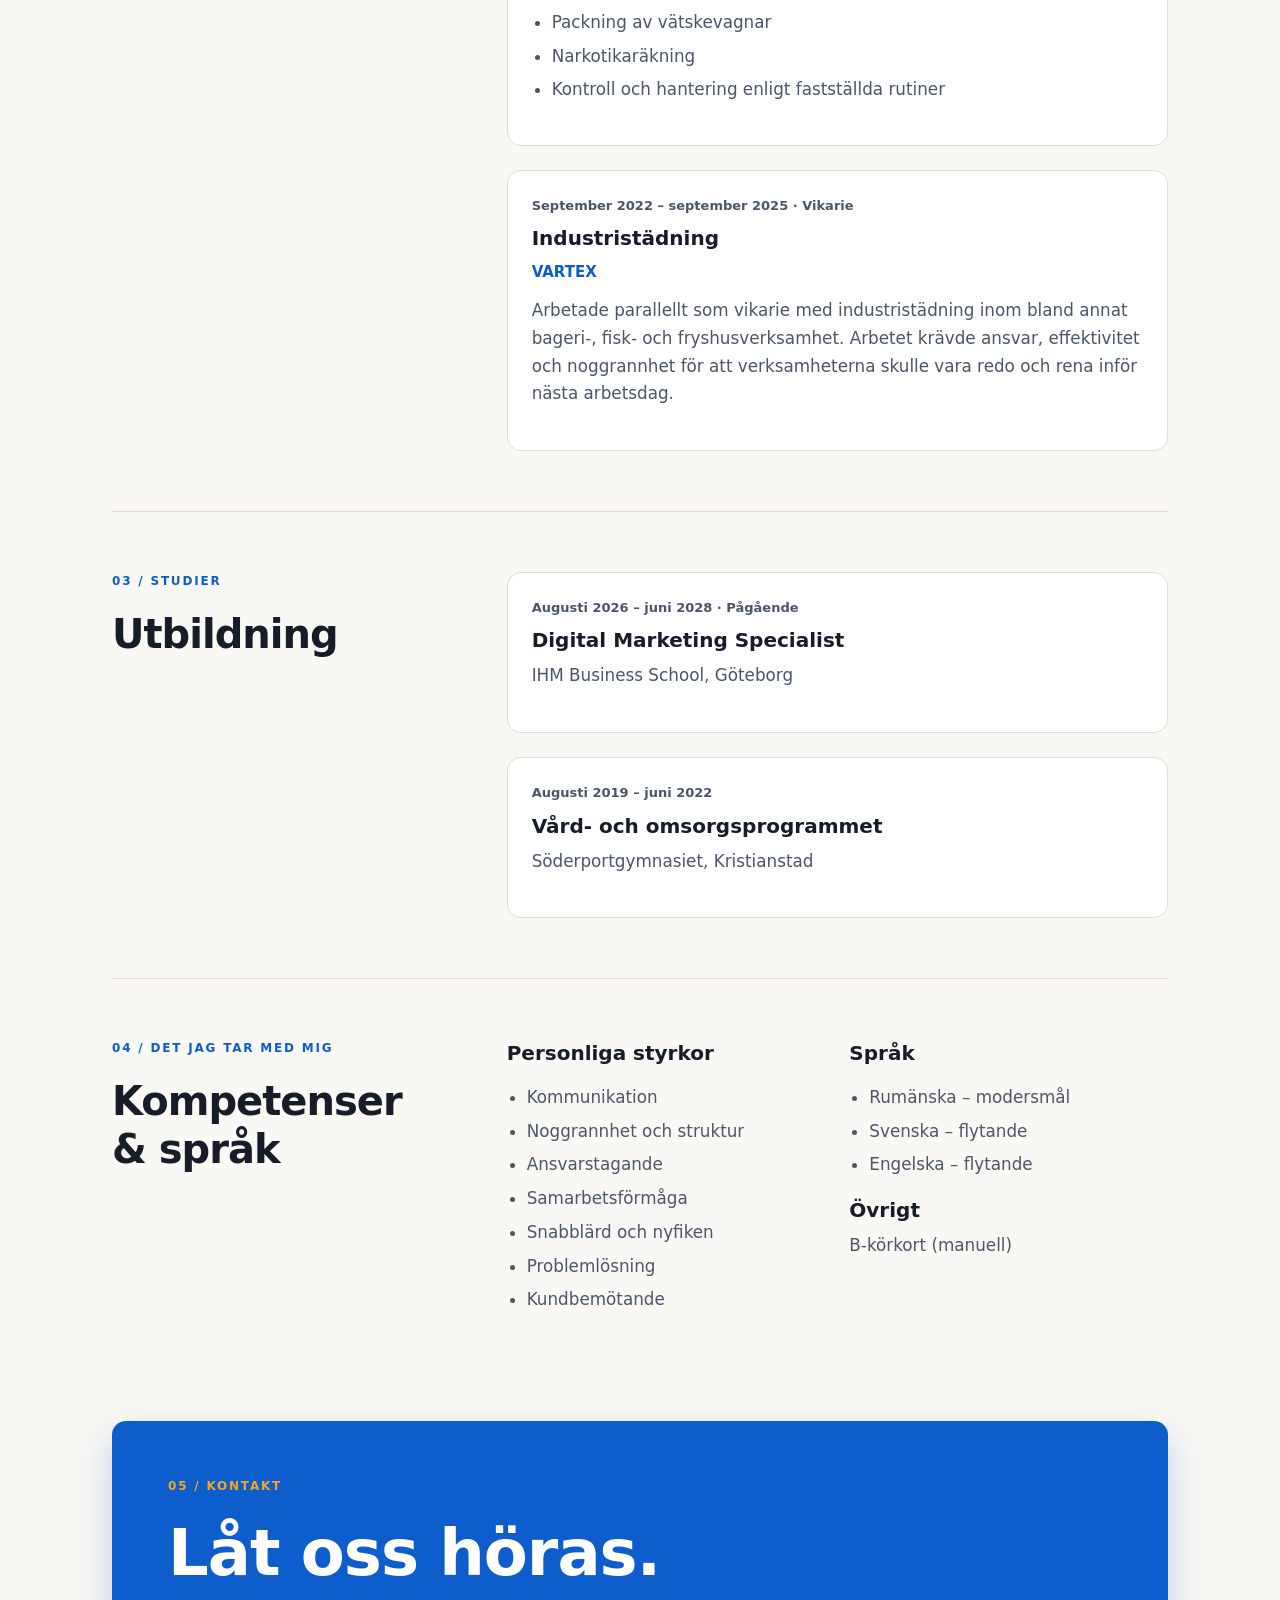
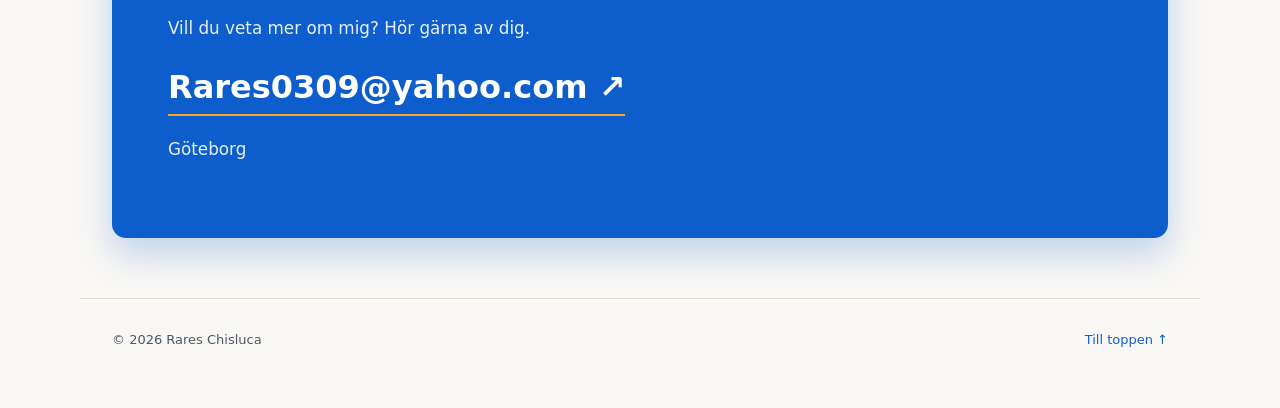
<file: cv-hemsida/index.html>
<!DOCTYPE html>
<html lang="sv">
<head>
  <meta charset="UTF-8">
  <meta name="viewport" content="width=device-width, initial-scale=1.0">
  <meta name="description" content="Lär känna Rares Chisluca, studerande till Digital Marketing Specialist på IHM Business School i Göteborg. Erfarenhet, utbildning och kontakt.">
  <title>Rares Chisluca | Personligt CV</title>
  <link rel="stylesheet" href="style.css">
</head>
<body>
  <a class="hoppa" href="#innehall">Hoppa till innehållet</a>
  <header class="meny">
    <a class="namn" href="#start">RC<span>.</span></a>
    <nav aria-label="Huvudmeny">
      <a href="../index.html" style="color: var(--bla); font-weight: 700;">← Tillbaka till portfolion</a>
      <a href="#om">Om mig</a>
      <a href="#erfarenhet">Erfarenhet</a>
      <a href="#utbildning">Utbildning</a>
      <a href="#kontakt">Kontakt</a>
    </nav>
  </header>

  <main id="innehall">
    <section class="intro" id="start" aria-labelledby="rubrik">
      <div>
        <p class="etikett">Officiellt CV · Göteborg</p>
        <h1 id="rubrik">Rares<br><span>Chisluca.</span></h1>
        <p class="roll">Digital Marketing Specialist</p>
        <p class="ingress">Jag studerar på IHM Business School i Göteborg och bygger praktisk erfarenhet inom SEO, sociala medier, content och digital strategi.</p>
        <a class="knapp" href="#kontakt">Kontakta mig via e-post</a>
      </div>

    </section>

    <section class="del" id="om">
      <div><p class="etikett">01 / Presentation</p><h2>Om mig</h2></div>
      <div>
        <p>Jag studerar till Digital Marketing Specialist på IHM Business School i Göteborg. Jag är i början av min utbildning och vill utveckla mina kunskaper inom digital marknadsföring genom praktisk erfarenhet.</p>
        <p>Jag är särskilt intresserad av sociala medier, content och digital annonsering samt hur företag kan använda digitala kanaler för att nå rätt målgrupp.</p>
        <p>Min tidigare arbetslivserfarenhet har lärt mig att arbeta strukturerat, noggrant och ansvarsfullt. Jag är van vid att samarbeta med andra, samtidigt som jag kan ta eget ansvar och snabbt lära mig nya arbetsuppgifter.</p>
        <h3>Områden jag lär mig inom utbildningen</h3>
        <ul class="taggar"><li>SEO &amp; SEM</li><li>Google Ads</li><li>Sociala medier</li><li>Content marketing</li><li>Digital analys</li><li>Marketing automation</li><li>Konverteringsoptimering</li><li>AI &amp; digital strategi</li></ul>
      </div>
    </section>

    <section class="del" id="erfarenhet">
      <div><p class="etikett">02 / Arbetsliv</p><h2>Erfarenhet</h2></div>
      <div>
        <article class="post">
          <p class="datum">September 2022 – september 2025 · Heltid</p>
          <h3>Driftassistent</h3><p class="arbetsgivare">APOEX</p>
          <p>Arbete inom läkemedelshantering med stort fokus på noggrannhet, ansvar och struktur.</p>
          <ul><li>Beställning av läkemedel</li><li>Inleverans av läkemedel och cytostatika</li><li>Packning av vätskevagnar</li><li>Narkotikaräkning</li><li>Kontroll och hantering enligt fastställda rutiner</li></ul>
        </article>
        <article class="post">
          <p class="datum">September 2022 – september 2025 · Vikarie</p>
          <h3>Industristädning</h3><p class="arbetsgivare">VARTEX</p>
          <p>Arbetade parallellt som vikarie med industristädning inom bland annat bageri-, fisk- och fryshusverksamhet. Arbetet krävde ansvar, effektivitet och noggrannhet för att verksamheterna skulle vara redo och rena inför nästa arbetsdag.</p>
        </article>
      </div>
    </section>

    <section class="del" id="utbildning">
      <div><p class="etikett">03 / Studier</p><h2>Utbildning</h2></div>
      <div>
        <article class="post"><p class="datum">Augusti 2026 – juni 2028 · Pågående</p><h3>Digital Marketing Specialist</h3><p>IHM Business School, Göteborg</p></article>
        <article class="post"><p class="datum">Augusti 2019 – juni 2022</p><h3>Vård- och omsorgsprogrammet</h3><p>Söderportgymnasiet, Kristianstad</p></article>
      </div>
    </section>

    <section class="del" id="kompetenser">
      <div><p class="etikett">04 / Det jag tar med mig</p><h2>Kompetenser<br>&amp; språk</h2></div>
      <div class="kompetenser">
        <div><h3>Personliga styrkor</h3><ul><li>Kommunikation</li><li>Noggrannhet och struktur</li><li>Ansvarstagande</li><li>Samarbetsförmåga</li><li>Snabblärd och nyfiken</li><li>Problemlösning</li><li>Kundbemötande</li></ul></div>
        <div><h3>Språk</h3><ul><li>Rumänska – modersmål</li><li>Svenska – flytande</li><li>Engelska – flytande</li></ul><h3>Övrigt</h3><p>B-körkort (manuell)</p></div>
      </div>
    </section>

    <section class="kontakt" id="kontakt">
      <p class="etikett">05 / Kontakt</p><h2>Låt oss höras.</h2>
      <p>Vill du veta mer om mig? Hör gärna av dig.</p>
      <a class="mejl" href="mailto:Rares0309@yahoo.com">Rares0309@yahoo.com ↗</a>
      <p class="ort">Göteborg</p>
    </section>
  </main>
  <footer><p>© 2026 Rares Chisluca</p><a href="#start">Till toppen ↑</a></footer>
</body>
</html>
</file>
<file: style.css>
/* ==========================================================================
   RARES CHISLUCA - PORTFOLIO & CV WEBBPLATS
   Modern, professionell och lättnavigerad webbplats
   Inspirerad av färgpalett och asymmetrisk geometri från header.png
   ========================================================================== */

/* 1 · CSS Variabler och Designsystem */
:root {
    /* Färgpalett hämtad direkt ur header.png */
    --farg-primar: #0b67b7;         /* Kungsblå hämtad direkt från cirkel och punktmatris i header.png */
    --farg-primar-mork: #084c8d;
    --farg-primar-ljus: #eaf2fc;
    --farg-accent: #f5a623;         /* Varm bärnstensgul / solgul från stora rektangeln i header.png */
    --farg-accent-hover: #e09415;
    --farg-accent-ljus: #fff6e8;
    
    /* Neutrala färger med bevisad WCAG AAA/AA kontrast */
    --farg-text: #141b26;           /* Djup skiffer för högsta läsbarhet */
    --farg-text-dampad: #4a5568;    /* Tydlig sekundärtext */
    --farg-bakgrund: #faf7f2;       /* Varm ljus crèmeton från bakgrunden i header.png */
    --farg-yta: #ffffff;            /* Ren vit kortbakgrund */
    --farg-yta-alt: #f4efe6;        /* Subtil dämpad sektionsyta */
    --farg-kant: #e5ded0;           /* Gräns- och skiljelinjer */
    --farg-knapptext-accent: #141b26;

    /* Typografi */
    --font-huvud: 'Plus Jakarta Sans', system-ui, -apple-system, BlinkMacSystemFont, "Segoe UI", Roboto, Helvetica, Arial, sans-serif;
    
    /* Layout & Mått */
    --max-bredd: 74rem;             /* ~1184px */
    --radie-sm: 8px;
    --radie-md: 14px;
    --radie-lg: 20px;
    --radie-full: 9999px;

    /* Skuggor med mjuk djupkänsla */
    --skugga-subtil: 0 2px 10px rgba(20, 27, 38, 0.04);
    --skugga-kort: 0 10px 28px -6px rgba(20, 27, 38, 0.08), 0 4px 8px -3px rgba(20, 27, 38, 0.03);
    --skugga-lyft: 0 18px 36px -10px rgba(11, 103, 183, 0.22);
    --skugga-accent: 0 10px 24px -6px rgba(245, 166, 35, 0.38);

    /* Animationer */
    --overgang-snabb: 0.18s cubic-bezier(0.16, 1, 0.3, 1);
    --overgang-mjuk: 0.28s cubic-bezier(0.16, 1, 0.3, 1);
}

/* Mörkt läge: balanserad och vilsam nattpalett med bibehållen hög kontrast */
body.morkt {
    --farg-primar: #4d9eff;
    --farg-primar-mork: #2b80f5;
    --farg-primar-ljus: rgba(77, 158, 255, 0.16);
    --farg-accent: #f7b334;
    --farg-accent-hover: #fbbf24;
    --farg-accent-ljus: rgba(247, 179, 52, 0.16);
    
    --farg-text: #f3f6fa;
    --farg-text-dampad: #9aa5b6;
    --farg-bakgrund: #0c111a;
    --farg-yta: #151c2a;
    --farg-yta-alt: #1b2435;
    --farg-kant: #263347;
    --farg-knapptext-accent: #0c111a;

    --skugga-subtil: 0 2px 8px rgba(0, 0, 0, 0.35);
    --skugga-kort: 0 10px 28px -6px rgba(0, 0, 0, 0.55);
    --skugga-lyft: 0 18px 36px -10px rgba(77, 158, 255, 0.25);
    --skugga-accent: 0 10px 24px -6px rgba(247, 179, 52, 0.35);
}

/* 2 · Global Reset & Grundstil */
*,
*::before,
*::after {
    box-sizing: border-box;
    margin: 0;
    padding: 0;
}

html {
    scroll-behavior: smooth;
    scroll-padding-top: 5.5rem;
    -webkit-text-size-adjust: 100%;
}

body {
    font-family: var(--font-huvud);
    font-size: 1.0625rem;
    line-height: 1.65;
    color: var(--farg-text);
    background-color: var(--farg-bakgrund);
    transition: background-color var(--overgang-mjuk), color var(--overgang-mjuk);
    overflow-x: hidden;
}

/* Tillgänglighetslänk för skärmläsare och tangentbord */
.hoppa-till-innehall {
    position: absolute;
    top: -120px;
    left: 1rem;
    background: var(--farg-primar);
    color: #ffffff;
    padding: 0.75rem 1.25rem;
    font-weight: 700;
    border-radius: var(--radie-sm);
    z-index: 9999;
    text-decoration: none;
    transition: top 0.2s ease;
}

.hoppa-till-innehall:focus {
    top: 1rem;
    outline: 3px solid var(--farg-accent);
}

/* Centrerad behållare */
.behallare {
    width: 100%;
    max-width: var(--max-bredd);
    margin: 0 auto;
    padding: 0 1.5rem;
}

/* Typografiska grundstilar */
h1, h2, h3, h4 {
    color: var(--farg-text);
    line-height: 1.25;
    font-weight: 800;
    letter-spacing: -0.02em;
}

p {
    max-width: 68ch;
    color: var(--farg-text-dampad);
}

a {
    color: var(--farg-primar);
    text-decoration: none;
    transition: color var(--overgang-snabb);
}

a:focus-visible,
button:focus-visible,
input:focus-visible,
select:focus-visible,
textarea:focus-visible {
    outline: 3px solid var(--farg-primar);
    outline-offset: 3px;
}

img {
    max-width: 100%;
    height: auto;
    display: block;
}

/* 3 · Knappar och Interaktionskomponenter */
.knapp {
    display: inline-flex;
    align-items: center;
    justify-content: center;
    gap: 0.55rem;
    min-height: 48px;
    padding: 0.75rem 1.45rem;
    font-size: 0.975rem;
    font-weight: 700;
    font-family: inherit;
    border-radius: var(--radie-md);
    cursor: pointer;
    text-decoration: none;
    border: 2px solid transparent;
    transition: transform var(--overgang-snabb),
                box-shadow var(--overgang-snabb),
                background-color var(--overgang-snabb),
                border-color var(--overgang-snabb),
                color var(--overgang-snabb);
    user-select: none;
    white-space: nowrap;
}

.knapp:active {
    transform: translateY(1px) scale(0.99);
}

/* Blå primärknapp */
.knapp-primar {
    background-color: var(--farg-primar);
    color: #ffffff !important;
    box-shadow: 0 6px 16px rgba(13, 94, 204, 0.24);
}

.knapp-primar:hover {
    background-color: var(--farg-primar-mork);
    transform: translateY(-2px);
    box-shadow: var(--skugga-lyft);
    color: #ffffff;
}

/* Varm bärnstengul sekundärknapp för CV och nyckelåtgärder */
.knapp-sekundar {
    background-color: var(--farg-accent);
    color: var(--farg-knapptext-accent) !important;
    box-shadow: var(--skugga-accent);
}

.knapp-sekundar:hover {
    background-color: var(--farg-accent-hover);
    transform: translateY(-2px);
    box-shadow: 0 14px 28px -6px rgba(245, 166, 35, 0.45);
    color: var(--farg-knapptext-accent);
}

/* Tredje knapp: ren inramning */
.knapp-tredje {
    background-color: var(--farg-yta);
    color: var(--farg-text) !important;
    border-color: var(--farg-kant);
    box-shadow: var(--skugga-subtil);
}

.knapp-tredje:hover {
    background-color: var(--farg-primar-ljus);
    border-color: var(--farg-primar);
    color: var(--farg-primar) !important;
    transform: translateY(-2px);
}

.knapp-fullbredd {
    width: 100%;
}

.text-lank {
    display: inline-flex;
    align-items: center;
    gap: 0.35rem;
    font-size: 0.95rem;
    font-weight: 700;
    color: var(--farg-primar);
    transition: transform var(--overgang-snabb);
}

.text-lank:hover {
    transform: translateX(4px);
    text-decoration: underline;
}

/* 4 · Sidhuvud och Sticky Navigation */
.sidhuvud {
    position: sticky;
    top: 0;
    z-index: 1000;
    background-color: rgba(250, 248, 245, 0.94);
    backdrop-filter: blur(14px);
    -webkit-backdrop-filter: blur(14px);
    border-bottom: 1px solid var(--farg-kant);
    transition: background-color var(--overgang-mjuk), border-color var(--overgang-mjuk);
}

body.morkt .sidhuvud {
    background-color: rgba(13, 18, 26, 0.92);
}

.sidhuvud-innehall {
    display: flex;
    align-items: center;
    justify-content: space-between;
    min-height: 72px;
    gap: 1.5rem;
}

/* Varumärke och Monogram */
.varumarke {
    display: inline-flex;
    align-items: center;
    gap: 0.85rem;
    text-decoration: none;
    color: var(--farg-text);
}

.logo-symbol {
    display: inline-flex;
    align-items: center;
    justify-content: center;
    width: 44px;
    height: 44px;
    background-color: var(--farg-primar);
    color: #ffffff;
    font-size: 1.15rem;
    font-weight: 900;
    border-radius: var(--radie-md);
    box-shadow: 0 4px 12px rgba(13, 94, 204, 0.28);
    transition: transform var(--overgang-snabb);
}

.varumarke:hover .logo-symbol {
    transform: scale(1.05) rotate(-3deg);
}

.logo-text {
    display: flex;
    flex-direction: column;
}

.logo-namn {
    font-size: 1.15rem;
    font-weight: 800;
    line-height: 1.2;
    color: var(--farg-text);
}

.logo-titel {
    font-size: 0.775rem;
    font-weight: 600;
    color: var(--farg-text-dampad);
}

/* Huvudnavigering */
.huvudnav {
    display: flex;
    align-items: center;
    gap: 1.75rem;
}

.nav-lista {
    display: flex;
    align-items: center;
    gap: 0.4rem;
    list-style: none;
}

.nav-lank {
    display: inline-flex;
    align-items: center;
    min-height: 42px;
    padding: 0.4rem 0.85rem;
    font-size: 0.95rem;
    font-weight: 600;
    color: var(--farg-text);
    border-radius: var(--radie-sm);
    position: relative;
    transition: color var(--overgang-snabb), background-color var(--overgang-snabb);
}

.nav-lank:hover {
    color: var(--farg-primar);
    background-color: var(--farg-primar-ljus);
}

.nav-lank.aktiv {
    color: var(--farg-primar);
    font-weight: 700;
    background-color: var(--farg-primar-ljus);
}

.nav-lank-accent {
    font-weight: 700;
    color: var(--farg-primar);
}

/* Åtgärder: Temaväxlare & CTA */
.nav-atgarder {
    display: flex;
    align-items: center;
    gap: 0.75rem;
}

.tema-knapp {
    display: inline-flex;
    align-items: center;
    gap: 0.45rem;
    min-height: 42px;
    padding: 0.4rem 0.85rem;
    font-size: 0.85rem;
    font-weight: 600;
    font-family: inherit;
    color: var(--farg-text);
    background-color: var(--farg-yta);
    border: 1px solid var(--farg-kant);
    border-radius: var(--radie-md);
    cursor: pointer;
    transition: all var(--overgang-snabb);
}

.tema-knapp:hover {
    border-color: var(--farg-primar);
    color: var(--farg-primar);
    background-color: var(--farg-primar-ljus);
}

.knapp-huvudmeny {
    min-height: 42px;
    padding: 0.5rem 1.15rem;
    font-size: 0.9rem;
    background-color: var(--farg-primar);
    color: #ffffff !important;
}

.knapp-huvudmeny:hover {
    background-color: var(--farg-primar-mork);
}

/* Hamburgarmeny för mobiler */
.mobilmeny-knapp {
    display: none;
    flex-direction: column;
    justify-content: center;
    gap: 5px;
    width: 44px;
    height: 44px;
    padding: 8px;
    background: var(--farg-yta);
    border: 1px solid var(--farg-kant);
    border-radius: var(--radie-sm);
    cursor: pointer;
}

.hamburgare-linje {
    display: block;
    width: 100%;
    height: 2.5px;
    background-color: var(--farg-text);
    border-radius: 2px;
    transition: transform var(--overgang-snabb), opacity var(--overgang-snabb);
}

/* 5 · FÖRSTA SKÄRMVYN: Hero med intro, synliga knappar och header.png */
.hero-sektion {
    position: relative;
    padding: 4.5rem 0 4.5rem;
    overflow: hidden;
}

.hero-innehall {
    display: grid;
    grid-template-columns: 1.15fr 0.95fr;
    align-items: center;
    gap: 4rem;
}

/* Textkolumn */
.hero-textkolumn {
    display: flex;
    flex-direction: column;
    align-items: flex-start;
}

.plats-badge {
    display: inline-flex;
    align-items: center;
    gap: 0.5rem;
    font-size: 0.85rem;
    font-weight: 700;
    color: var(--farg-primar);
    background-color: var(--farg-primar-ljus);
    padding: 0.35rem 0.9rem;
    border-radius: var(--radie-full);
    margin-bottom: 1.25rem;
}

.plats-prick {
    width: 8px;
    height: 8px;
    border-radius: 50%;
    background-color: var(--farg-primar);
    box-shadow: 0 0 0 3px rgba(13, 94, 204, 0.25);
}

.hero-namn {
    font-size: clamp(2.5rem, 5vw, 3.75rem);
    font-weight: 900;
    letter-spacing: -0.03em;
    color: var(--farg-text);
    margin-bottom: 0.25rem;
}

.hero-roll {
    font-size: clamp(1.2rem, 2.4vw, 1.5rem);
    font-weight: 700;
    color: var(--farg-primar);
    margin-bottom: 1.25rem;
}

.hero-lofte {
    font-size: clamp(1.35rem, 2.6vw, 1.85rem);
    font-weight: 800;
    line-height: 1.3;
    color: var(--farg-text);
    margin-bottom: 1.25rem;
}

.hero-ingress {
    font-size: 1.125rem;
    line-height: 1.7;
    color: var(--farg-text-dampad);
    margin-bottom: 2rem;
    max-width: 58ch;
}

/* SYNLIGA KNAPPAR TILL PROJEKT, CV OCH KONTAKT */
.hero-knappgrupp {
    display: flex;
    flex-wrap: wrap;
    align-items: center;
    gap: 0.85rem;
    margin-bottom: 2rem;
    width: 100%;
}

.hero-snabbfakta-chips {
    display: flex;
    flex-wrap: wrap;
    gap: 0.5rem 0.75rem;
}

.chip {
    font-size: 0.825rem;
    font-weight: 600;
    color: var(--farg-text-dampad);
    background-color: var(--farg-yta);
    border: 1px solid var(--farg-kant);
    padding: 0.35rem 0.85rem;
    border-radius: var(--radie-full);
}

/* Grafikkolumn: Header-bilden med geometri */
.hero-grafikkolumn {
    position: relative;
    display: flex;
    justify-content: center;
}

.hero-grafikram {
    position: relative;
    margin: 0;
    width: 100%;
    max-width: 540px;
    background-color: var(--farg-yta);
    border: 2px solid var(--farg-kant);
    border-radius: var(--radie-lg);
    padding: 0.75rem;
    box-shadow: var(--skugga-kort);
    transition: transform var(--overgang-mjuk), box-shadow var(--overgang-mjuk);
}

.hero-grafikram:hover {
    transform: translateY(-4px);
    box-shadow: var(--skugga-lyft);
}

.hero-bild {
    width: 100%;
    height: auto;
    border-radius: calc(var(--radie-lg) - 6px);
    object-fit: cover;
    background-color: #f7f2e9;
}

.hero-grafik-etikett {
    display: flex;
    justify-content: space-between;
    align-items: center;
    padding: 0.85rem 0.6rem 0.3rem;
}

.etikett-titel {
    font-size: 0.875rem;
    font-weight: 800;
    color: var(--farg-primar);
    text-transform: uppercase;
    letter-spacing: 0.05em;
}

.etikett-sub {
    font-size: 0.825rem;
    font-weight: 600;
    color: var(--farg-text-dampad);
}

/* Geometriska accenter runt header.png och över hela hemsidan */
.dekor-cirkel-stor {
    position: absolute;
    top: -26px;
    left: -26px;
    width: 86px;
    height: 86px;
    border-radius: 50%;
    background-color: var(--farg-primar);
    opacity: 0.85;
    pointer-events: none;
    z-index: -1;
    box-shadow: 0 8px 24px rgba(11, 103, 183, 0.28);
}

.dekor-punkter {
    position: absolute;
    top: -16px;
    right: -16px;
    display: grid;
    grid-template-columns: repeat(3, 9px);
    gap: 9px;
    pointer-events: none;
    z-index: -1;
}

.dekor-punkter span {
    display: block;
    width: 9px;
    height: 9px;
    border-radius: 50%;
    background-color: var(--farg-primar);
    opacity: 0.9;
}

body.morkt .dekor-punkter span {
    background-color: var(--farg-accent);
}

/* De tre horisontella ränderna hämtade direkt från header.png */
.dekor-linjer {
    position: absolute;
    bottom: -18px;
    left: -24px;
    display: flex;
    flex-direction: column;
    gap: 6px;
    pointer-events: none;
    z-index: 1;
}

.dekor-linjer span {
    display: block;
    height: 8px;
    background-color: var(--farg-primar);
    border-radius: var(--radie-full);
}

.dekor-linjer span:nth-child(1) { width: 54px; }
.dekor-linjer span:nth-child(2) { width: 40px; }
.dekor-linjer span:nth-child(3) { width: 62px; }

/* 6 · Snabböversiktsbar: Gör infon extremt lätt att hitta direkt */
.snabb-oversikt-bar {
    background-color: var(--farg-yta);
    border-top: 1px solid var(--farg-kant);
    border-bottom: 1px solid var(--farg-kant);
    padding: 2.25rem 0;
}

.snabb-oversikt-rutnat {
    display: grid;
    grid-template-columns: repeat(auto-fit, minmax(230px, 1fr));
    gap: 1.75rem;
}

.snabb-punkt {
    display: flex;
    align-items: center;
    gap: 1rem;
}

.snabb-ikon {
    font-size: 1.6rem;
    width: 48px;
    height: 48px;
    border-radius: var(--radie-md);
    background-color: var(--farg-primar-ljus);
    display: flex;
    align-items: center;
    justify-content: center;
    flex-shrink: 0;
}

.snabb-punkt strong {
    display: block;
    font-size: 0.95rem;
    color: var(--farg-text);
}

.snabb-punkt p {
    font-size: 0.825rem;
    line-height: 1.4;
    color: var(--farg-text-dampad);
    margin: 0;
}

/* 7 · Gemensam Sektionsstruktur med generös luft och modern typografi */
.sektion {
    padding: 6.75rem 0;
    border-top: 1px solid var(--farg-kant);
}

.sektions-huvud {
    margin-bottom: 3.5rem;
}

.sektions-huvud-flex {
    display: flex;
    justify-content: space-between;
    align-items: flex-end;
    flex-wrap: wrap;
    gap: 1.5rem;
}

.sektions-etikett {
    display: inline-block;
    font-size: 0.825rem;
    font-weight: 800;
    text-transform: uppercase;
    letter-spacing: 0.08em;
    color: var(--farg-primar);
    margin-bottom: 0.6rem;
}

.sektions-rubrik {
    font-size: clamp(2rem, 3.6vw, 2.75rem);
    font-weight: 900;
    margin-bottom: 0.85rem;
}

.sektions-ingress {
    font-size: 1.15rem;
    line-height: 1.6;
    color: var(--farg-text-dampad);
    max-width: 60ch;
}

/* 8 · Om mig-sektion */
.om-sektion {
    background-color: var(--farg-yta);
}

.om-grid {
    display: grid;
    grid-template-columns: 0.85fr 1.15fr;
    gap: 4.5rem;
    align-items: center;
}

.om-portratt-ram {
    position: relative;
    border-radius: var(--radie-lg);
    background: var(--farg-primar-ljus);
    padding: 0.85rem;
    border: 2px solid var(--farg-kant);
    box-shadow: var(--skugga-kort);
}

.om-profilbild {
    width: 100%;
    height: 480px;
    object-fit: cover;
    object-position: center 25%;
    border-radius: calc(var(--radie-lg) - 4px);
}

.profil-bricka {
    position: absolute;
    bottom: 1.75rem;
    left: 1.75rem;
    right: 1.75rem;
    background: rgba(22, 28, 40, 0.88);
    backdrop-filter: blur(8px);
    -webkit-backdrop-filter: blur(8px);
    color: #ffffff;
    padding: 0.85rem 1.25rem;
    border-radius: var(--radie-md);
    display: flex;
    justify-content: space-between;
    align-items: center;
}

.profil-bricka-namn {
    display: block;
    font-weight: 800;
    font-size: 1rem;
}

.profil-bricka-titel {
    font-size: 0.775rem;
    color: rgba(255, 255, 255, 0.8);
}

.profil-bricka-stad {
    font-size: 0.825rem;
    color: var(--farg-accent);
    font-weight: 700;
}

/* Geometriska accenter bakom porträttbilden som återspeglar header.png */
.om-geo-block-gul {
    position: absolute;
    top: -20px;
    right: -20px;
    width: 130px;
    height: 130px;
    background-color: var(--farg-accent);
    border-radius: var(--radie-lg);
    z-index: -2;
    box-shadow: var(--skugga-accent);
}

.om-geo-cirkel-bla {
    position: absolute;
    top: -28px;
    left: -28px;
    width: 76px;
    height: 76px;
    border-radius: 50%;
    background-color: var(--farg-primar);
    z-index: -1;
    box-shadow: 0 8px 24px rgba(11, 103, 183, 0.28);
}

.om-geo-punkter {
    position: absolute;
    bottom: -18px;
    right: 28px;
    display: grid;
    grid-template-columns: repeat(3, 8px);
    gap: 8px;
    z-index: 2;
    pointer-events: none;
}

.om-geo-punkter span {
    display: block;
    width: 8px;
    height: 8px;
    border-radius: 50%;
    background-color: var(--farg-primar);
}

body.morkt .om-geo-punkter span {
    background-color: var(--farg-accent);
}

.om-geo-linjer {
    position: absolute;
    bottom: 40px;
    left: -26px;
    display: flex;
    flex-direction: column;
    gap: 6px;
    z-index: -1;
    pointer-events: none;
}

.om-geo-linjer span {
    display: block;
    height: 7px;
    background-color: var(--farg-primar);
    border-radius: var(--radie-full);
}

.om-geo-linjer span:nth-child(1) { width: 44px; }
.om-geo-linjer span:nth-child(2) { width: 32px; }
.om-geo-linjer span:nth-child(3) { width: 50px; }

.om-textkolumn .brodtext p {
    font-size: 1.075rem;
    margin-bottom: 1.2rem;
}

.om-textkolumn .ledtext {
    font-size: 1.2rem;
    font-weight: 600;
    color: var(--farg-text);
    line-height: 1.6;
}

.kompetens-omrade {
    margin-top: 1.75rem;
    padding-top: 1.5rem;
    border-top: 1px solid var(--farg-kant);
}

.del-rubrik {
    font-size: 1.05rem;
    font-weight: 700;
    margin-bottom: 0.9rem;
    color: var(--farg-text);
}

.taggar-lista {
    display: flex;
    flex-wrap: wrap;
    gap: 0.5rem;
    list-style: none;
    margin-bottom: 1.5rem;
}

.taggar-lista li {
    font-size: 0.875rem;
    font-weight: 600;
    color: var(--farg-primar);
    background-color: var(--farg-primar-ljus);
    padding: 0.4rem 0.85rem;
    border-radius: var(--radie-sm);
    transition: transform var(--overgang-snabb);
}

.taggar-lista li:hover {
    transform: translateY(-2px);
}

.snabb-fakta-kort {
    background-color: var(--farg-bakgrund);
    border: 1px solid var(--farg-kant);
    border-radius: var(--radie-md);
    padding: 1.25rem;
    display: flex;
    flex-direction: column;
    gap: 0.65rem;
    margin-bottom: 1.75rem;
}

.fakta-kolumn {
    font-size: 0.925rem;
    color: var(--farg-text);
}

.fakta-kolumn strong {
    color: var(--farg-primar);
    margin-right: 0.4rem;
}

.om-lankar-rad {
    display: flex;
    flex-wrap: wrap;
    gap: 0.85rem;
}

/* 9 · Vad jag gör / Det jag pluggar till (10 Fokusområden) */
.tjanster-sektion {
    background-color: var(--farg-bakgrund);
}

.tjanster-rutnat {
    display: grid;
    grid-template-columns: repeat(auto-fill, minmax(280px, 1fr));
    gap: 1.75rem;
}

.tjanstekort {
    position: relative;
    background-color: var(--farg-yta);
    border: 2px solid var(--farg-kant);
    border-radius: var(--radie-lg);
    padding: 1.85rem 1.65rem;
    box-shadow: var(--skugga-subtil);
    display: flex;
    flex-direction: column;
    overflow: hidden;
    transition: transform var(--overgang-snabb),
                box-shadow var(--overgang-snabb),
                border-color var(--overgang-snabb);
}

.tjanstekort:hover {
    transform: translateY(-5px);
    box-shadow: var(--skugga-lyft);
    border-color: var(--farg-primar);
}

.tjanste-topp {
    display: flex;
    align-items: center;
    justify-content: space-between;
    margin-bottom: 1.1rem;
}

.tjanste-ikon {
    font-size: 1.75rem;
    width: 52px;
    height: 52px;
    display: flex;
    align-items: center;
    justify-content: center;
    background-color: var(--farg-primar-ljus);
    border-radius: var(--radie-md);
    box-shadow: 0 4px 12px rgba(11, 103, 183, 0.12);
}

.tjanste-nummer {
    font-size: 0.8rem;
    font-weight: 800;
    color: var(--farg-primar);
    background-color: var(--farg-primar-ljus);
    padding: 0.2rem 0.65rem;
    border-radius: var(--radie-full);
}

.tjanste-titel {
    font-size: 1.25rem;
    font-weight: 800;
    margin-bottom: 0.5rem;
    color: var(--farg-text);
}

.tjanste-beskrivning {
    font-size: 0.925rem;
    margin-bottom: 1.25rem;
    line-height: 1.6;
    color: var(--farg-text-dampad);
    flex-grow: 1;
}

.tjanste-taggar {
    display: flex;
    flex-wrap: wrap;
    gap: 0.35rem;
    margin-top: auto;
    padding-top: 1rem;
    border-top: 1px solid var(--farg-kant);
}

.tjanste-taggar span {
    font-size: 0.75rem;
    font-weight: 600;
    color: var(--farg-primar);
    background-color: var(--farg-primar-ljus);
    padding: 0.2rem 0.55rem;
    border-radius: var(--radie-sm);
}

/* 10 · UTBILDNINGSSEKTION PÅ IHM (Kurser, Bauhaus-geometri & Färgpalett) */
.utbildning-sektion {
    background-color: var(--farg-yta);
    position: relative;
    overflow: hidden;
}

.sektions-huvud-utbildning {
    position: relative;
}

.ihm-badge-ram {
    display: flex;
    flex-direction: column;
    align-items: flex-end;
    gap: 0.4rem;
}

.ihm-status-badge {
    display: inline-flex;
    align-items: center;
    gap: 0.4rem;
    font-size: 0.825rem;
    font-weight: 800;
    letter-spacing: 0.04em;
    padding: 0.4rem 0.95rem;
    border-radius: var(--radie-full);
    background-color: var(--farg-accent);
    color: var(--farg-knapptext-accent);
    box-shadow: 0 4px 14px rgba(245, 166, 35, 0.32);
}

.ihm-ar-badge {
    font-size: 0.85rem;
    font-weight: 700;
    color: var(--farg-text-dampad);
}

/* Utbildningsrutnät: modernt, responsivt med gott om luft */
.utbildning-rutnat {
    display: grid;
    grid-template-columns: repeat(auto-fill, minmax(330px, 1fr));
    gap: 2.25rem;
}

/* Kurskort: Byggda med färger och geometri från header.png */
.kurs-kort {
    position: relative;
    background-color: var(--farg-bakgrund);
    border: 2px solid var(--farg-kant);
    border-radius: var(--radie-lg);
    padding: 2.25rem 2rem;
    display: flex;
    flex-direction: column;
    box-shadow: var(--skugga-subtil);
    transition: transform var(--overgang-snabb),
                box-shadow var(--overgang-snabb),
                border-color var(--overgang-snabb);
    overflow: hidden;
}

.kurs-kort:hover {
    transform: translateY(-6px);
    box-shadow: var(--skugga-lyft);
    border-color: var(--farg-primar);
}

/* Geometrisk topplist inspirerad av header.png (kungsblått och solgult block) */
.kurs-kort::before {
    content: '';
    position: absolute;
    top: 0;
    left: 0;
    right: 0;
    height: 6px;
    background: linear-gradient(90deg, var(--farg-primar) 0%, var(--farg-primar) 72%, var(--farg-accent) 72%, var(--farg-accent) 100%);
}

.kurs-topp {
    display: flex;
    align-items: center;
    justify-content: space-between;
    margin-bottom: 1.25rem;
}

/* Kursnummer med cirkulär form hämtad från header.png */
.kurs-nummer-cirkel {
    width: 46px;
    height: 46px;
    border-radius: 50%;
    background-color: var(--farg-primar);
    color: #ffffff;
    display: flex;
    align-items: center;
    justify-content: center;
    font-size: 1rem;
    font-weight: 800;
    box-shadow: 0 4px 14px rgba(11, 103, 183, 0.28);
}

.kurs-skola-tagg {
    font-size: 0.775rem;
    font-weight: 700;
    padding: 0.35rem 0.85rem;
    border-radius: var(--radie-full);
    background-color: var(--farg-primar-ljus);
    color: var(--farg-primar);
}

.kurs-rubrik {
    font-size: 1.35rem;
    font-weight: 800;
    color: var(--farg-text);
    margin-bottom: 0.5rem;
    line-height: 1.3;
}

.kurs-del-rubrik {
    font-size: 0.8rem;
    font-weight: 800;
    text-transform: uppercase;
    letter-spacing: 0.06em;
    color: var(--farg-primar);
    margin-top: 0.85rem;
    margin-bottom: 0.45rem;
    display: flex;
    align-items: center;
    gap: 0.4rem;
}

.kurs-del-rubrik::before {
    content: '';
    display: inline-block;
    width: 8px;
    height: 8px;
    border-radius: 50%;
    background-color: var(--farg-accent);
}

.kurs-beskrivning {
    font-size: 0.975rem;
    line-height: 1.65;
    color: var(--farg-text);
    margin-bottom: 1.5rem;
    flex-grow: 1;
}

.kurs-fokusomraden {
    display: flex;
    flex-wrap: wrap;
    gap: 0.45rem;
    padding-top: 1.25rem;
    border-top: 1px solid var(--farg-kant);
}

.kurs-tagg {
    font-size: 0.8rem;
    font-weight: 600;
    color: var(--farg-primar);
    background-color: var(--farg-primar-ljus);
    padding: 0.25rem 0.65rem;
    border-radius: var(--radie-sm);
}

/* Dekorativ geometrisk detalj i hörnet av kortet */
.kurs-geo-dekor {
    position: absolute;
    bottom: -12px;
    right: -12px;
    display: grid;
    grid-template-columns: repeat(3, 6px);
    gap: 6px;
    opacity: 0.12;
    pointer-events: none;
    transition: opacity var(--overgang-snabb);
}

.kurs-kort:hover .kurs-geo-dekor {
    opacity: 0.35;
}

.kurs-geo-dekor span {
    display: block;
    width: 6px;
    height: 6px;
    border-radius: 50%;
    background-color: var(--farg-accent);
}

/* Väntar-box i väntan på användarens kurslista */
.kurs-vantar-box {
    grid-column: 1 / -1;
    position: relative;
    background-color: var(--farg-bakgrund);
    border: 2px dashed var(--farg-primar);
    border-radius: var(--radie-lg);
    padding: 3.5rem 2.25rem;
    text-align: center;
    display: flex;
    flex-direction: column;
    align-items: center;
    justify-content: center;
    max-width: 760px;
    margin: 0 auto;
    box-shadow: var(--skugga-kort);
}

.kurs-vantar-ikon {
    font-size: 2.75rem;
    margin-bottom: 1.25rem;
    background-color: var(--farg-primar-ljus);
    width: 76px;
    height: 76px;
    border-radius: 50%;
    display: flex;
    align-items: center;
    justify-content: center;
    box-shadow: 0 6px 18px rgba(11, 103, 183, 0.16);
}

.kurs-vantar-titel {
    font-size: 1.5rem;
    font-weight: 800;
    color: var(--farg-text);
    margin-bottom: 0.75rem;
}

.kurs-vantar-text {
    font-size: 1.05rem;
    line-height: 1.65;
    color: var(--farg-text-dampad);
    max-width: 58ch;
}

/* 11 · CV-SEKTION: Det officiella CV:t med direktlänk till bilden */
.cv-sektion {
    background-color: var(--farg-yta-alt);
}

.cv-visning-container {
    display: grid;
    grid-template-columns: 1fr 1.05fr;
    gap: 3.5rem;
    align-items: start;
}

/* Vänster: Klickbar bildförhandsgranskning */
.cv-forhandsgranskning-kolumn {
    display: flex;
    flex-direction: column;
}

.cv-bild-kort {
    display: flex;
    flex-direction: column;
    text-decoration: none;
    color: inherit;
    background-color: var(--farg-yta);
    border: 2px solid var(--farg-kant);
    border-radius: var(--radie-lg);
    padding: 0.85rem;
    box-shadow: var(--skugga-kort);
    transition: transform var(--overgang-snabb), box-shadow var(--overgang-snabb), border-color var(--overgang-snabb);
}

.cv-bild-kort:hover {
    transform: translateY(-4px);
    box-shadow: var(--skugga-lyft);
    border-color: var(--farg-primar);
    text-decoration: none;
}

.cv-bild-wrapper {
    position: relative;
    border-radius: calc(var(--radie-lg) - 6px);
    overflow: hidden;
    background-color: #0f141e;
}

.cv-bild-forhandsgranskning {
    width: 100%;
    height: auto;
    display: block;
    object-fit: cover;
    transition: transform var(--overgang-mjuk);
}

.cv-bild-kort:hover .cv-bild-forhandsgranskning {
    transform: scale(1.02);
}

/* Hover-overlay som uppmuntrar till att klicka */
.cv-klick-overlay {
    position: absolute;
    inset: 0;
    background: rgba(13, 94, 204, 0.4);
    backdrop-filter: blur(2px);
    -webkit-backdrop-filter: blur(2px);
    display: flex;
    align-items: center;
    justify-content: center;
    opacity: 0;
    transition: opacity var(--overgang-snabb);
    padding: 1rem;
    text-align: center;
}

.cv-bild-kort:hover .cv-klick-overlay {
    opacity: 1;
}

.cv-klick-badge {
    background-color: var(--farg-yta);
    color: var(--farg-primar);
    font-weight: 800;
    font-size: 0.95rem;
    padding: 0.75rem 1.25rem;
    border-radius: var(--radie-full);
    box-shadow: var(--skugga-kort);
}

.cv-bild-undertext {
    display: block;
    text-align: center;
    font-size: 0.825rem;
    font-weight: 600;
    color: var(--farg-text-dampad);
    margin-top: 0.75rem;
}

/* Höger: CV-panel & information */
.cv-info-kolumn {
    display: flex;
    flex-direction: column;
    gap: 1.75rem;
}

.cv-snabb-panel {
    background-color: var(--farg-yta);
    border: 1px solid var(--farg-kant);
    border-radius: var(--radie-lg);
    padding: 2.25rem 2rem;
    box-shadow: var(--skugga-subtil);
}

.cv-panel-header {
    margin-bottom: 1.25rem;
}

.cv-status-tagg {
    display: inline-block;
    font-size: 0.75rem;
    font-weight: 800;
    text-transform: uppercase;
    letter-spacing: 0.08em;
    color: var(--farg-primar);
    background-color: var(--farg-primar-ljus);
    padding: 0.3rem 0.75rem;
    border-radius: var(--radie-full);
    margin-bottom: 0.65rem;
}

.cv-panel-namn {
    font-size: 1.85rem;
    font-weight: 900;
    margin-bottom: 0.25rem;
    color: var(--farg-text);
}

.cv-panel-roll {
    font-size: 1.05rem;
    font-weight: 700;
    color: var(--farg-primar);
}

.cv-panel-beskrivning {
    font-size: 1rem;
    line-height: 1.65;
    color: var(--farg-text-dampad);
    margin-bottom: 1.75rem;
}

.cv-knapp-grupp {
    display: flex;
    flex-direction: column;
    gap: 0.75rem;
}

.cv-fakta-grid {
    display: grid;
    grid-template-columns: 1fr 1fr;
    gap: 1.25rem;
}

.cv-fakta-post {
    background-color: var(--farg-yta);
    border: 1px solid var(--farg-kant);
    border-radius: var(--radie-md);
    padding: 1.25rem;
    box-shadow: var(--skugga-subtil);
}

.cv-fakta-post strong {
    display: block;
    font-size: 0.9rem;
    color: var(--farg-primar);
    margin-bottom: 0.4rem;
}

.cv-fakta-post p {
    font-size: 0.85rem;
    line-height: 1.5;
    color: var(--farg-text);
    margin: 0;
}

/* 12 · Kontaktsektion */
.kontakt-sektion {
    background-color: var(--farg-bakgrund);
}

.kontakt-grid {
    display: grid;
    grid-template-columns: 1fr 1fr;
    gap: 3rem;
    align-items: start;
}

.kontakt-info-kort,
.kontakt-formular-kort {
    background-color: var(--farg-yta);
    border: 1px solid var(--farg-kant);
    border-radius: var(--radie-lg);
    padding: 2.5rem;
    box-shadow: var(--skugga-subtil);
}

.kontakt-del-rubrik {
    font-size: 1.45rem;
    font-weight: 800;
    margin-bottom: 0.75rem;
    color: var(--farg-text);
}

.kontakt-intro {
    font-size: 1.025rem;
    margin-bottom: 2rem;
}

.kontakt-uppgifter-lista {
    display: flex;
    flex-direction: column;
    gap: 1.35rem;
    margin-bottom: 2rem;
}

.kontakt-rad {
    display: flex;
    align-items: flex-start;
    gap: 1.15rem;
    padding-bottom: 1.25rem;
    border-bottom: 1px solid var(--farg-kant);
}

.kontakt-rad:last-child {
    border-bottom: none;
    padding-bottom: 0;
}

.kontakt-rad-ikon {
    font-size: 1.4rem;
    width: 44px;
    height: 44px;
    border-radius: var(--radie-md);
    background-color: var(--farg-primar-ljus);
    display: flex;
    align-items: center;
    justify-content: center;
    flex-shrink: 0;
}

.kontakt-rad-text {
    display: flex;
    flex-direction: column;
    gap: 0.25rem;
    flex-grow: 1;
}

.kontakt-rad-etikett {
    font-size: 0.8rem;
    font-weight: 700;
    text-transform: uppercase;
    letter-spacing: 0.05em;
    color: var(--farg-text-dampad);
}

.kontakt-lank {
    font-size: 1.05rem;
    font-weight: 700;
    color: var(--farg-primar);
    word-break: break-word;
}

.kontakt-lank:hover {
    color: var(--farg-primar-mork);
    text-decoration: underline;
}

.kontakt-vanlig-text {
    font-size: 1.05rem;
    font-weight: 600;
    color: var(--farg-text);
}

.epost-kopiera-wrapper {
    display: flex;
    align-items: center;
    flex-wrap: wrap;
    gap: 0.6rem;
}

.kopiera-knapp {
    font-family: inherit;
    font-size: 0.775rem;
    font-weight: 700;
    padding: 0.25rem 0.65rem;
    color: var(--farg-primar);
    background-color: var(--farg-primar-ljus);
    border: 1px solid transparent;
    border-radius: var(--radie-sm);
    cursor: pointer;
    transition: all var(--overgang-snabb);
}

.kopiera-knapp:hover {
    background-color: var(--farg-accent);
    color: var(--farg-knapptext-accent);
}

.kopiera-status {
    font-size: 0.8rem;
    font-weight: 700;
    color: #16a34a;
}

.kontakt-snabb-knappar {
    display: flex;
    flex-wrap: wrap;
    gap: 0.75rem;
    padding-top: 0.5rem;
}

/* Formulär */
.kontakt-formular {
    display: flex;
    flex-direction: column;
    gap: 1.25rem;
}

.formular-grupp {
    display: flex;
    flex-direction: column;
    gap: 0.4rem;
}

.formular-grupp label {
    font-size: 0.9rem;
    font-weight: 700;
    color: var(--farg-text);
}

.krav {
    color: #dc2626;
}

.formular-grupp input,
.formular-grupp select,
.formular-grupp textarea {
    font-family: inherit;
    font-size: 1rem;
    padding: 0.8rem 1rem;
    border: 1.5px solid var(--farg-kant);
    border-radius: var(--radie-md);
    background-color: var(--farg-bakgrund);
    color: var(--farg-text);
    transition: border-color var(--overgang-snabb), box-shadow var(--overgang-snabb);
}

.formular-grupp input:focus,
.formular-grupp select:focus,
.formular-grupp textarea:focus {
    border-color: var(--farg-primar);
    box-shadow: 0 0 0 3px var(--farg-primar-ljus);
}

.formular-hjalp {
    font-size: 0.8rem;
    color: var(--farg-text-dampad);
    text-align: center;
}

.formular-status {
    font-size: 0.95rem;
    font-weight: 700;
    padding: 0.75rem;
    border-radius: var(--radie-sm);
    text-align: center;
    display: none;
}

.formular-status.lyckades {
    display: block;
    background-color: #dcfce7;
    color: #15803d;
}

/* 13 · Flytande Till-toppen knapp */
.till-toppen-flytande {
    position: fixed;
    bottom: 2rem;
    right: 2rem;
    width: 48px;
    height: 48px;
    border-radius: 50%;
    background-color: var(--farg-primar);
    color: #ffffff;
    font-size: 1.25rem;
    font-weight: 900;
    display: flex;
    align-items: center;
    justify-content: center;
    border: none;
    box-shadow: var(--skugga-lyft);
    cursor: pointer;
    z-index: 999;
    opacity: 0;
    visibility: hidden;
    transform: translateY(10px);
    transition: all var(--overgang-snabb);
}

.till-toppen-flytande.synlig {
    opacity: 1;
    visibility: visible;
    transform: translateY(0);
}

.till-toppen-flytande:hover {
    background-color: var(--farg-primar-mork);
    transform: translateY(-3px);
}

/* 14 · Sidfot */
.sidfot {
    background-color: var(--farg-bakgrund);
    border-top: 1px solid var(--farg-kant);
    padding: 4rem 0;
}

.sidfot-innehall {
    display: flex;
    justify-content: space-between;
    align-items: center;
    flex-wrap: wrap;
    gap: 2rem;
}

.sidfot-brand {
    display: flex;
    flex-direction: column;
    gap: 0.4rem;
}

.sidfot-logo {
    font-size: 1.6rem;
    font-weight: 900;
    color: var(--farg-primar);
}

.sidfot-text {
    font-size: 0.925rem;
    font-weight: 600;
    color: var(--farg-text);
}

.sidfot-sub {
    font-size: 0.825rem;
    color: var(--farg-text-dampad);
}

.sidfot-nav {
    display: flex;
    flex-wrap: wrap;
    align-items: center;
    gap: 1.25rem;
}

.sidfot-nav a {
    font-size: 0.9rem;
    font-weight: 600;
    color: var(--farg-text-dampad);
}

.sidfot-nav a:hover {
    color: var(--farg-primar);
}

.sidfot-till-toppen {
    color: var(--farg-primar) !important;
    font-weight: 700 !important;
}

/* 15 · Responsiv design för surfplattor och mobiler */
@media (max-width: 992px) {
    .hero-innehall {
        grid-template-columns: 1fr;
        gap: 3rem;
    }

    .hero-grafikkolumn {
        order: -1;
    }

    .hero-grafikram {
        max-width: 100%;
    }

    .om-grid {
        grid-template-columns: 1fr;
        gap: 2.5rem;
    }

    .om-profilbild {
        height: 380px;
    }

    .cv-layout-grid,
    .cv-visning-container {
        grid-template-columns: 1fr;
        gap: 2.5rem;
    }

    .cv-fakta-grid {
        grid-template-columns: 1fr;
    }

    .kontakt-grid {
        grid-template-columns: 1fr;
        gap: 2rem;
    }
}

@media (max-width: 768px) {
    .sidhuvud-innehall {
        min-height: 64px;
    }

    .mobilmeny-knapp {
        display: flex;
    }

    .huvudnav {
        position: absolute;
        top: 100%;
        left: 0;
        right: 0;
        background-color: var(--farg-yta);
        border-bottom: 2px solid var(--farg-kant);
        box-shadow: var(--skugga-kort);
        padding: 1.5rem;
        flex-direction: column;
        align-items: stretch;
        gap: 1.25rem;
        display: none;
    }

    .huvudnav.oppen {
        display: flex;
    }

    .nav-lista {
        flex-direction: column;
        align-items: stretch;
        gap: 0.4rem;
    }

    .nav-lank {
        padding: 0.75rem 1rem;
        font-size: 1.05rem;
    }

    .nav-atgarder {
        flex-direction: column;
        align-items: stretch;
        gap: 0.75rem;
        padding-top: 0.75rem;
        border-top: 1px solid var(--farg-kant);
    }

    .tema-knapp {
        justify-content: center;
        width: 100%;
    }

    .knapp-huvudmeny {
        width: 100%;
    }

    .hero-sektion {
        padding: 2.5rem 0 3.5rem;
    }

    .hero-knappgrupp {
        flex-direction: column;
        align-items: stretch;
    }

    .hero-knappgrupp .knapp {
        width: 100%;
    }

    .sektion {
        padding: 4.5rem 0;
    }

    .utbildning-rutnat {
        grid-template-columns: 1fr;
    }

    .dekor-cirkel-stor {
        width: 60px;
        height: 60px;
        left: -10px;
        top: -10px;
    }

    .dekor-linjer {
        left: -8px;
        bottom: -10px;
    }

    .om-geo-block-gul {
        width: 80px;
        height: 80px;
        right: -8px;
        top: -10px;
    }

    .om-geo-cirkel-bla {
        width: 50px;
        height: 50px;
        left: -8px;
        top: -10px;
    }

    .om-geo-linjer {
        left: -8px;
    }

    .kontakt-info-kort,
    .kontakt-formular-kort {
        padding: 1.75rem 1.25rem;
    }

    .sidfot-innehall {
        flex-direction: column;
        align-items: flex-start;
        gap: 1.5rem;
    }
}

/* 16 · Respektera reducerad rörelse */
@media (prefers-reduced-motion: reduce) {
    html {
        scroll-behavior: auto;
    }

    *,
    *::before,
    *::after {
        animation-duration: 0.01ms !important;
        animation-iteration-count: 1 !important;
        transition-duration: 0.01ms !important;
    }
}
/* Luftig kurslista */
.kurslista {
    list-style: none;
    margin: 0;
    padding: 0;
}

.kurslista .kurs-beskrivning {
    margin-bottom: 0;
}

/* LIA lyfts fram bredvid introduktionen, utan bild eller färgdekorationer. */
.lia-kort {
    padding: clamp(1.75rem, 4vw, 3rem);
    border: 1px solid var(--farg-kant);
    border-radius: var(--radie-lg);
    background: var(--farg-yta);
    box-shadow: var(--skugga-kort);
}

.lia-etikett {
    margin-bottom: 1.25rem;
    color: var(--farg-text-dampad);
    font-size: 0.8rem;
    font-weight: 800;
    letter-spacing: 0.12em;
    text-transform: uppercase;
}

.lia-kort h2 {
    font-size: clamp(1.8rem, 3.4vw, 2.75rem);
    line-height: 1.15;
    letter-spacing: -0.04em;
}

.lia-period {
    margin-top: 1.5rem;
    padding-block: 1.25rem;
    border-block: 1px solid var(--farg-kant);
    font-size: clamp(1.15rem, 2vw, 1.45rem);
    font-weight: 800;
    line-height: 1.5;
}

.lia-text {
    margin-top: 1.25rem;
    color: var(--farg-text-dampad);
    line-height: 1.7;
}

.lia-kontakt {
    display: inline-flex;
    align-items: center;
    justify-content: space-between;
    gap: 1rem;
    width: 100%;
    margin-top: 1.75rem;
    padding: 1rem 1.25rem;
    border-radius: var(--radie-sm);
    background: var(--farg-text);
    color: var(--farg-bakgrund);
    font-weight: 800;
    text-decoration: none;
}

.lia-kontakt:hover {
    text-decoration: underline;
    text-underline-offset: 0.2em;
}

@media (max-width: 992px) {
    .lia-kort {
        order: -1;
    }
}

/* CV-översikten använder hela bredden utan den privata CV-bilden. */
.cv-visning-container { grid-template-columns: 1fr; }
</file>
<file: cv-hemsida/style.css>
/* ==========================================================================
   RARES CHISLUCA - PERSONLIGT CV
   Stilsystem matchat med huvudportfolion
   ========================================================================== */

:root {
  --bla: #0d5ecc;
  --bla-mork: #084394;
  --bla-ljus: #e9f1fc;
  --gul: #f5a623;
  --text: #161c28;
  --text-dampad: #4b5668;
  --bakgrund: #faf8f5;
  --yta: #ffffff;
  --kant: #e2dcce;
  --font-huvud: 'Plus Jakarta Sans', system-ui, -apple-system, BlinkMacSystemFont, "Segoe UI", Roboto, sans-serif;
  --radie: 14px;
}

* {
  box-sizing: border-box;
}

html {
  scroll-behavior: smooth;
  scroll-padding-top: 25px;
}

body {
  margin: 0;
  background: var(--bakgrund);
  color: var(--text);
  font-family: var(--font-huvud);
  line-height: 1.65;
  font-size: 1.05rem;
}

a {
  color: var(--bla);
  text-decoration: none;
  text-underline-offset: 4px;
  transition: color 0.2s ease;
}

a:hover {
  text-decoration: underline;
}

a:focus-visible {
  outline: 3px solid var(--bla);
  outline-offset: 4px;
}

.hoppa {
  position: absolute;
  top: -100px;
  background: white;
  padding: 12px;
  z-index: 100;
  transition: top 0.2s ease;
}

.hoppa:focus {
  top: 10px;
}

.meny, main, footer {
  max-width: 1120px;
  margin: auto;
}

.meny {
  display: flex;
  justify-content: space-between;
  align-items: center;
  gap: 20px;
  padding: 24px 32px;
  border-bottom: 1px solid var(--kant);
}

.namn {
  text-decoration: none;
  font-size: 28px;
  font-weight: 900;
  color: var(--text);
}

.namn span {
  color: var(--bla);
}

nav {
  display: flex;
  flex-wrap: wrap;
  gap: 12px 24px;
  align-items: center;
}

nav a {
  font-size: 15px;
  font-weight: 700;
  color: var(--text);
  padding: 6px 0;
}

nav a:hover {
  color: var(--bla);
}

main {
  padding: 0 32px;
}

.intro {
  display: grid;
  grid-template-columns: 1.25fr 1fr;
  align-items: center;
  gap: 60px;
  padding: 60px 0 80px;
}

.etikett {
  text-transform: uppercase;
  letter-spacing: 1.8px;
  font-size: 12px;
  font-weight: 800;
  color: var(--bla);
}

h1 {
  font-size: clamp(48px, 7vw, 84px);
  line-height: 1.05;
  letter-spacing: -2px;
  margin: 16px 0;
  font-weight: 900;
}

h1 span {
  color: var(--bla);
}

.roll {
  font-size: 1.25rem;
  font-weight: 700;
  color: var(--bla);
  margin-bottom: 12px;
}

.ingress {
  max-width: 44ch;
  color: var(--text-dampad);
  font-size: 1.1rem;
}

.knapp {
  display: inline-block;
  margin: 20px 16px 12px 0;
  padding: 14px 26px;
  background: var(--bla);
  color: white !important;
  text-decoration: none;
  border-radius: var(--radie);
  font-weight: 700;
  box-shadow: 0 4px 14px rgba(13, 94, 204, 0.25);
  transition: transform 0.2s ease, background 0.2s ease;
}

.knapp:hover {
  background: var(--bla-mork);
  transform: translateY(-2px);
  text-decoration: none;
}

.textlank {
  display: inline-block;
  font-size: 15px;
  font-weight: 700;
  color: var(--text-dampad);
}

.textlank:hover {
  color: var(--bla);
}

figure {
  margin: 0;
  position: relative;
  background: var(--bla);
  border-radius: var(--radie);
  padding: 12px 12px 0;
  box-shadow: 0 12px 30px rgba(13, 94, 204, 0.15);
}

figure img {
  display: block;
  width: 100%;
  height: 420px;
  object-fit: cover;
  object-position: center 30%;
  border-radius: calc(var(--radie) - 4px);
}

figcaption {
  color: #ffffff;
  padding: 14px 4px;
  font-size: 13px;
  font-weight: 700;
}

.del {
  display: grid;
  grid-template-columns: 1fr 2fr;
  gap: 64px;
  padding: 60px 0;
  border-top: 1px solid var(--kant);
}

h2 {
  font-size: clamp(28px, 3.2vw, 40px);
  line-height: 1.2;
  letter-spacing: -1px;
  margin: 12px 0 24px;
  font-weight: 800;
}

h3 {
  font-size: 1.25rem;
  line-height: 1.4;
  margin: 0 0 8px;
  font-weight: 800;
}

p {
  margin: 0 0 18px;
  color: var(--text-dampad);
}

.taggar {
  display: flex;
  flex-wrap: wrap;
  gap: 8px;
  padding: 0;
  list-style: none;
  margin: 18px 0 0;
}

.taggar li {
  padding: 6px 14px;
  background: var(--bla-ljus);
  color: var(--bla);
  font-weight: 600;
  border-radius: 6px;
  font-size: 13px;
}

.post {
  background: var(--yta);
  border: 1px solid var(--kant);
  padding: 24px;
  border-radius: var(--radie);
}

.post + .post {
  margin-top: 24px;
}

.datum {
  color: var(--text-dampad);
  font-size: 13px;
  font-weight: 700;
  margin-bottom: 8px;
}

.arbetsgivare {
  color: var(--bla);
  font-weight: 800;
  font-size: 15px;
  margin-bottom: 12px;
}

ul {
  padding-left: 20px;
  color: var(--text-dampad);
}

ul li {
  margin-bottom: 6px;
}

.kompetenser {
  display: grid;
  grid-template-columns: 1fr 1fr;
  gap: 24px;
}

.kontakt {
  background: var(--bla);
  color: white;
  padding: 56px;
  border-radius: var(--radie);
  margin: 30px 0 60px;
  box-shadow: 0 16px 36px rgba(13, 94, 204, 0.25);
}

.kontakt p {
  color: rgba(255, 255, 255, 0.9);
}

.kontakt .etikett {
  color: var(--gul);
}

.kontakt h2 {
  font-size: clamp(36px, 6vw, 64px);
  color: #ffffff;
}

.mejl {
  display: inline-block;
  font-size: clamp(20px, 3.5vw, 32px);
  font-weight: 800;
  color: #ffffff !important;
  overflow-wrap: anywhere;
  margin-bottom: 20px;
  border-bottom: 2px solid var(--gul);
}

.mejl:hover {
  text-decoration: none;
  opacity: 0.95;
}

.ort {
  color: rgba(255, 255, 255, 0.8);
}

footer {
  display: flex;
  justify-content: space-between;
  gap: 16px;
  padding: 30px 32px 40px;
  font-size: 13px;
  color: var(--text-dampad);
  border-top: 1px solid var(--kant);
}

@media (max-width: 768px) {
  .meny {
    flex-direction: column;
    align-items: flex-start;
    padding: 20px;
    gap: 12px;
  }
  main {
    padding: 0 20px;
  }
  .intro {
    grid-template-columns: 1fr;
    gap: 32px;
    padding: 30px 0 50px;
  }
  figure {
    max-width: 420px;
    width: 100%;
  }
  figure img {
    height: 360px;
  }
  .del {
    grid-template-columns: 1fr;
    gap: 16px;
    padding: 40px 0;
  }
  .kompetenser {
    grid-template-columns: 1fr;
  }
  .kontakt {
    padding: 32px 24px;
  }
  footer {
    padding-left: 20px;
    padding-right: 20px;
    flex-direction: column;
    gap: 10px;
  }
}
</file>
